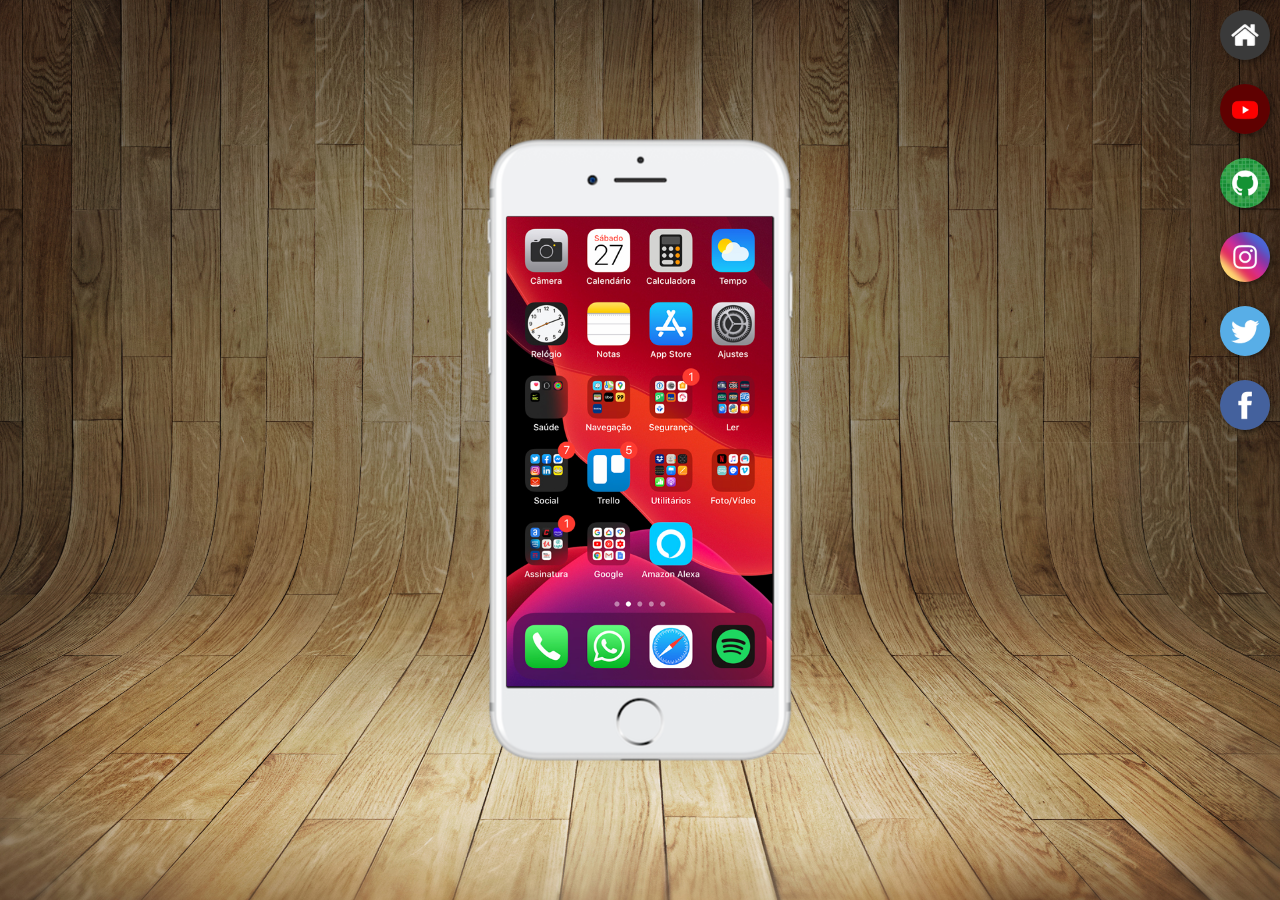
<file: index.html>
<!DOCTYPE html>
<html lang="pt">
<head>
    <meta charset="UTF-8">
    <meta name="viewport" content="width=device-width, initial-scale=1.0">
    <title>Projeto Redes Sociais</title>
    <link rel="shortcut icon" href="favicon.ico" type="image/x-icon">
    <link rel="stylesheet" href="estilos/style.css">
</head>
<body>
    <main>
        <section id="telefone">
            <iframe src="home.html" name="tela" id="tela" frameborder="0">
                Seu navegador não é compatível com isso.
            </iframe>
        </section>
        <section id="redes-sociais">
            <a href="home.html" target="tela"><img src="imagens/logo-home.jpg" alt="Home"></a><br>
            <a href="youtube.html" target="tela"><img src="imagens/logo-youtube.jpg" alt="Youtube"></a><br>
            <a href="github.html" target="tela"><img src="imagens/logo-github.jpg" alt="GitHub"></a><br>
            <a href="instagram.html" target="tela"><img src="imagens/logo-instagram.jpg" alt="Instagram"></a><br>
            <a href="twitter.html" target="tela"><img src="imagens/logo-twitter.jpg" alt="Twitter"></a><br>
            <a href="facebook.html" target="tela"><img src="imagens/logo-facebook.jpg" alt="Facebook"></a>
        </section>
    </main>
</body>
</html>
</file>
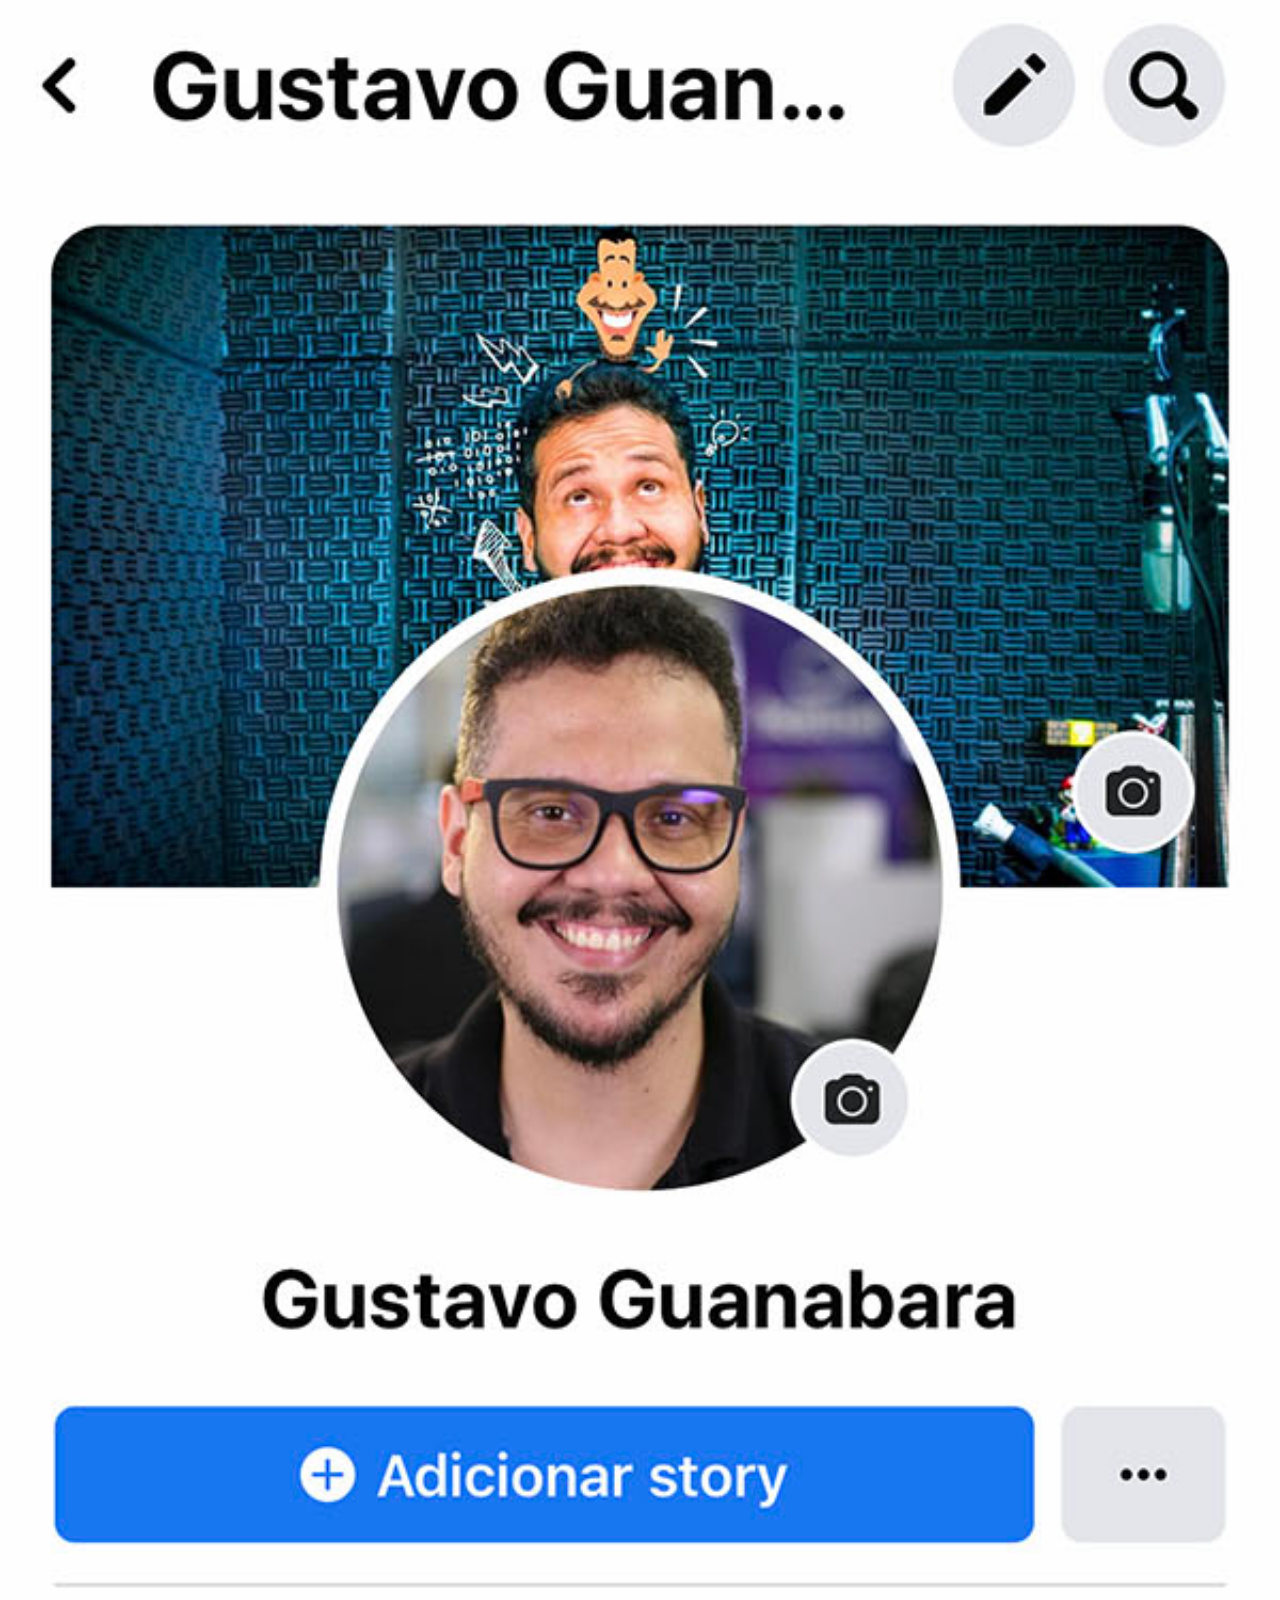
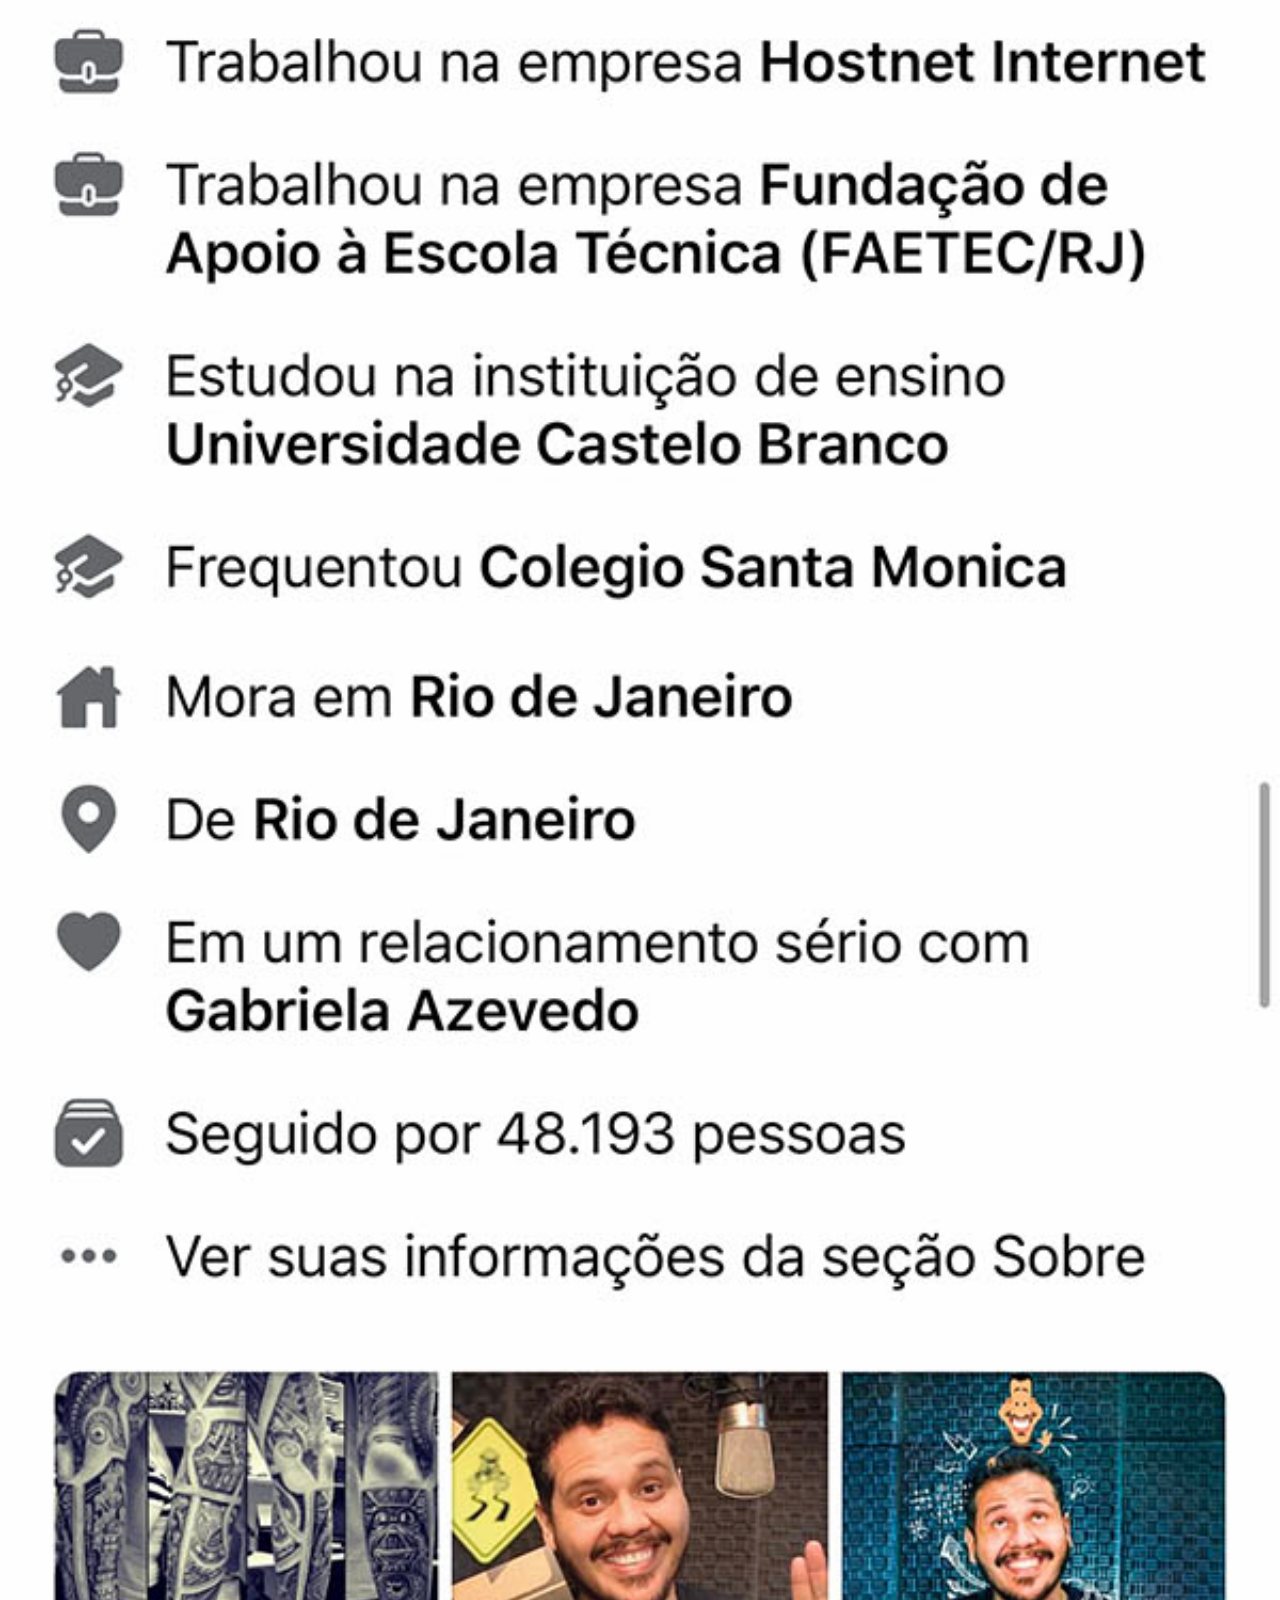
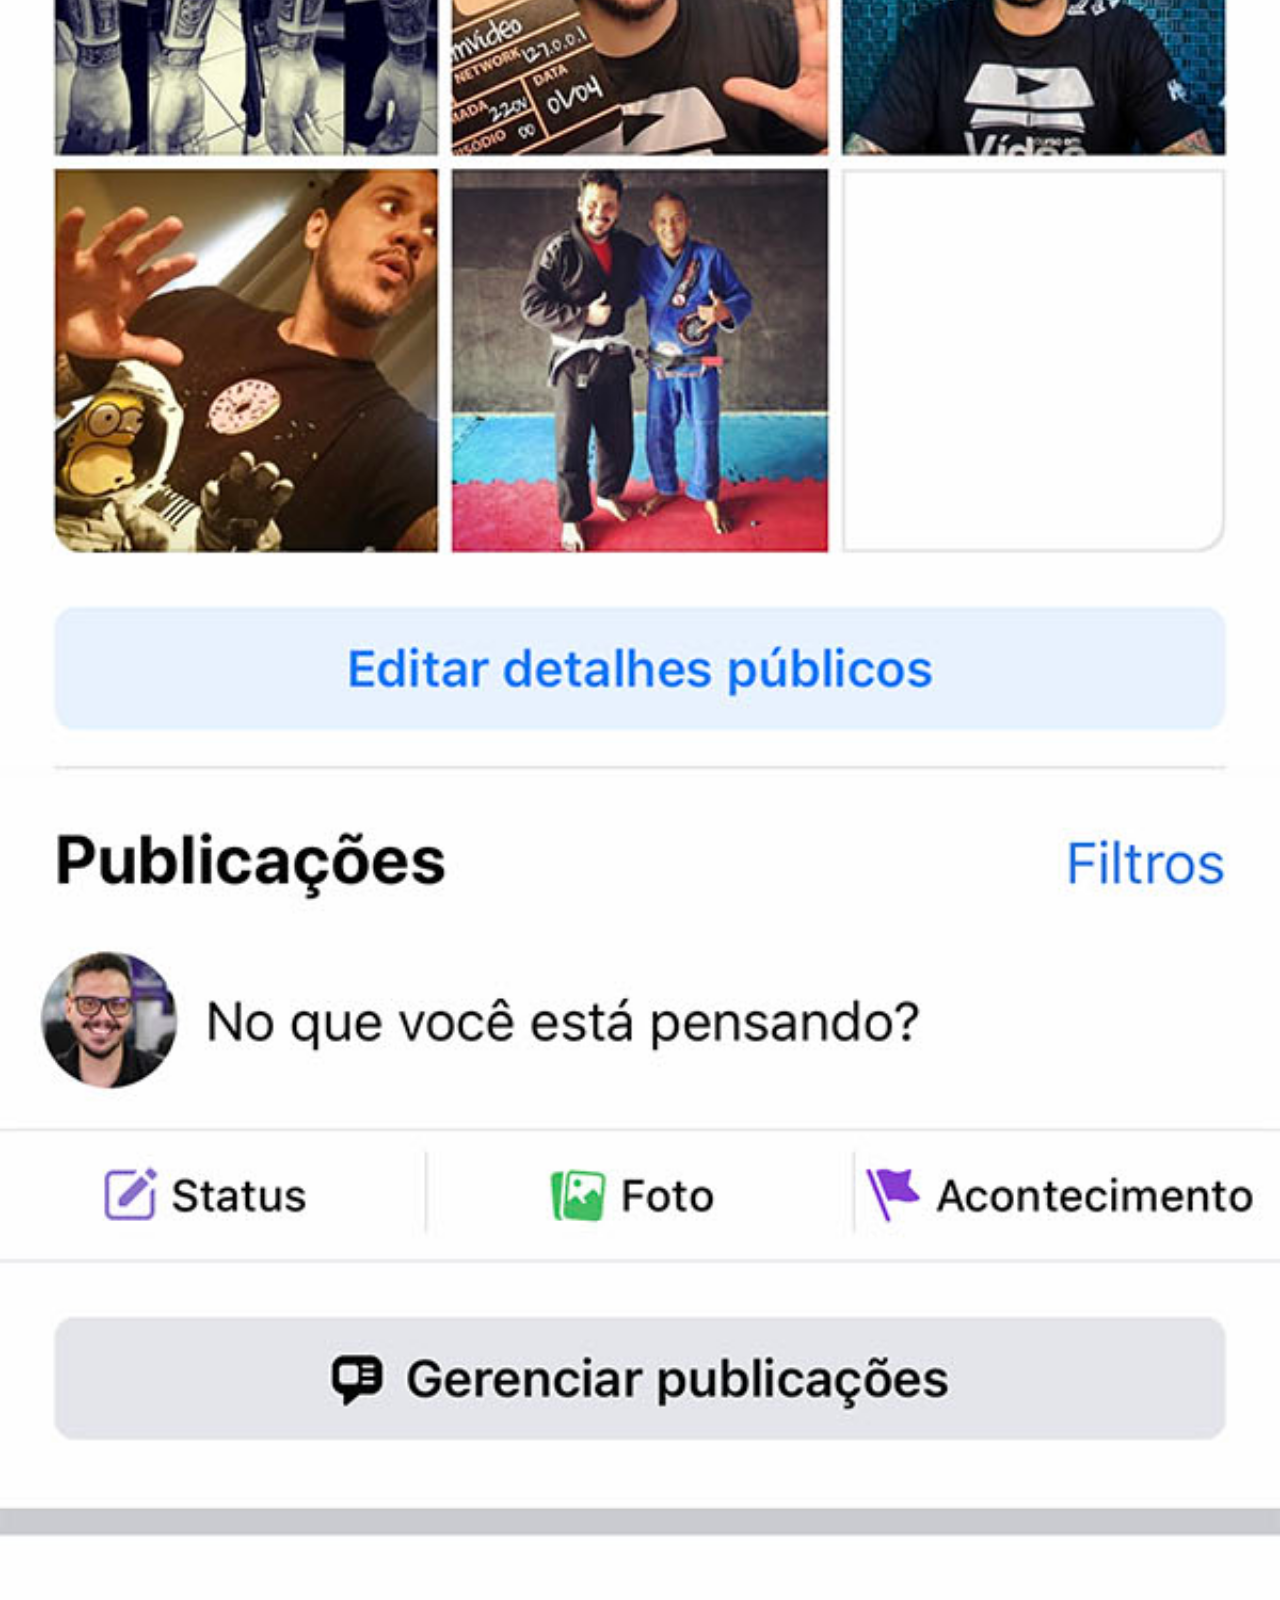
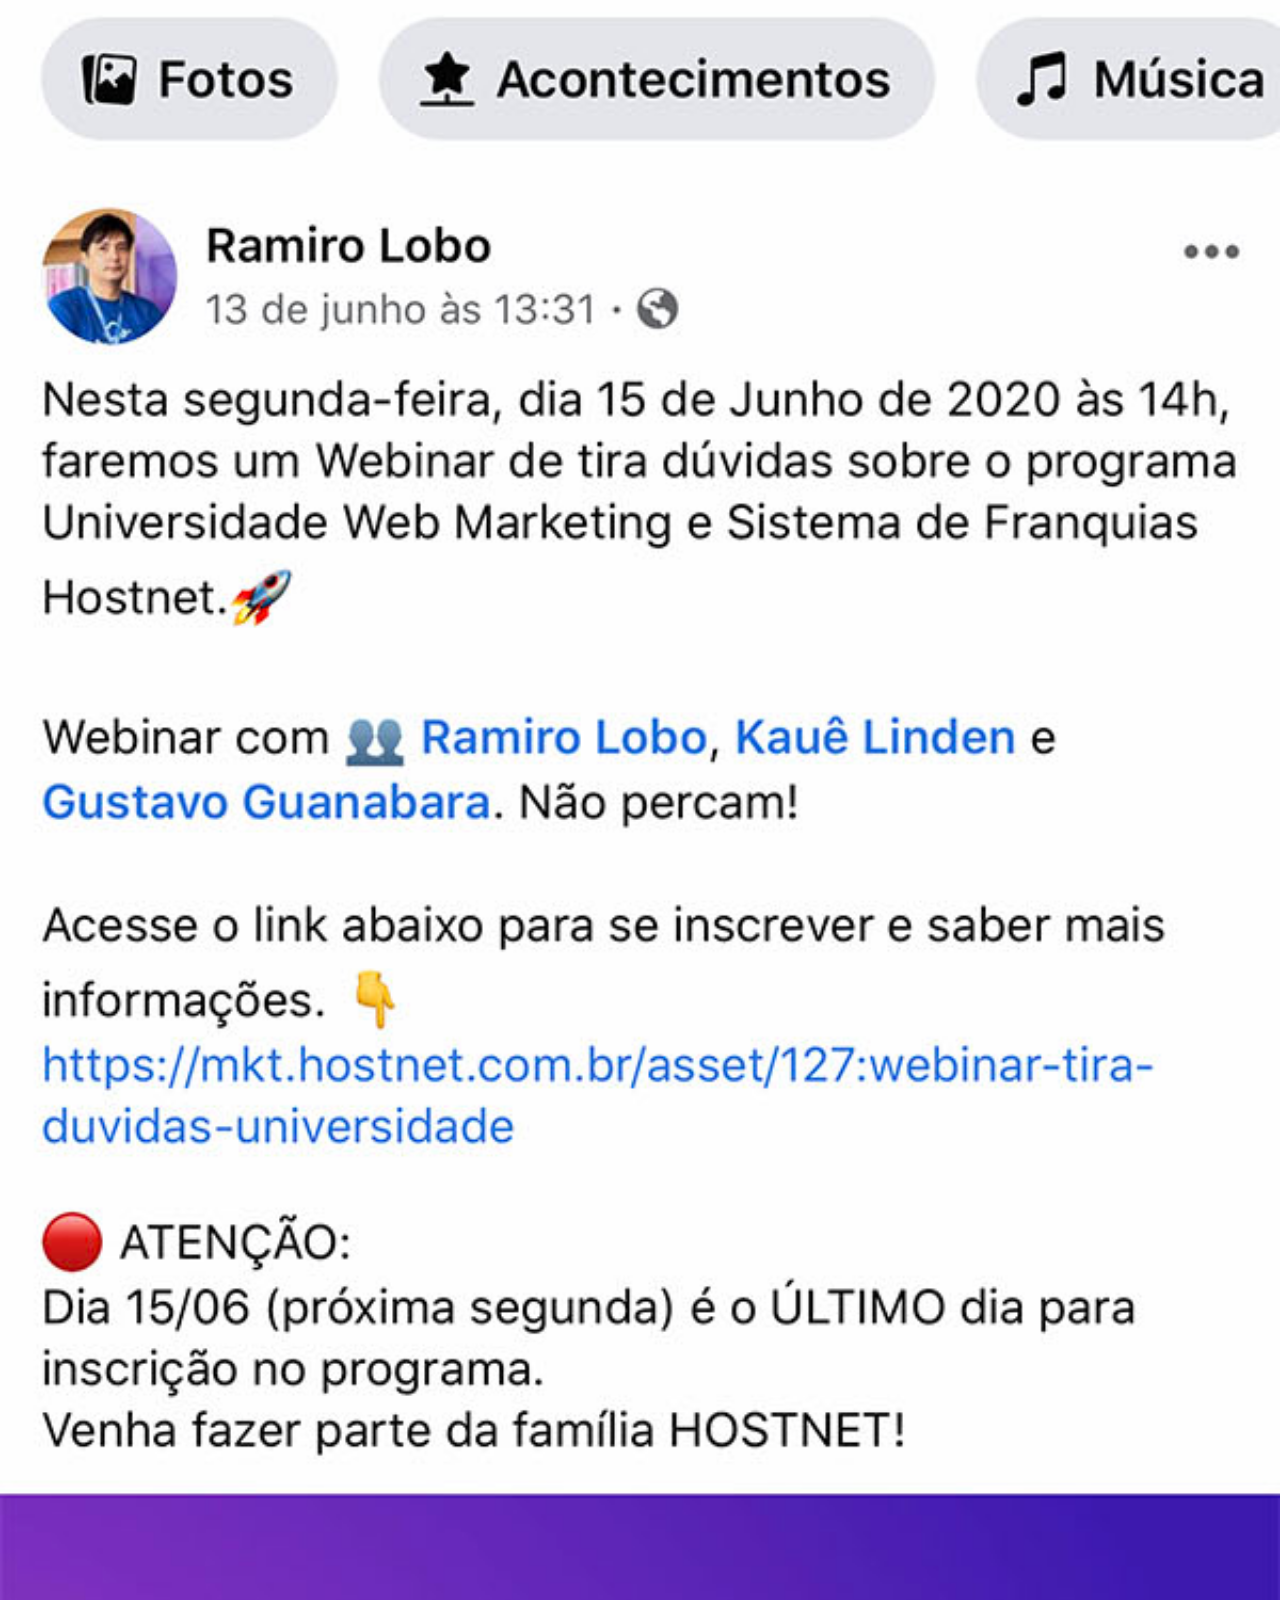
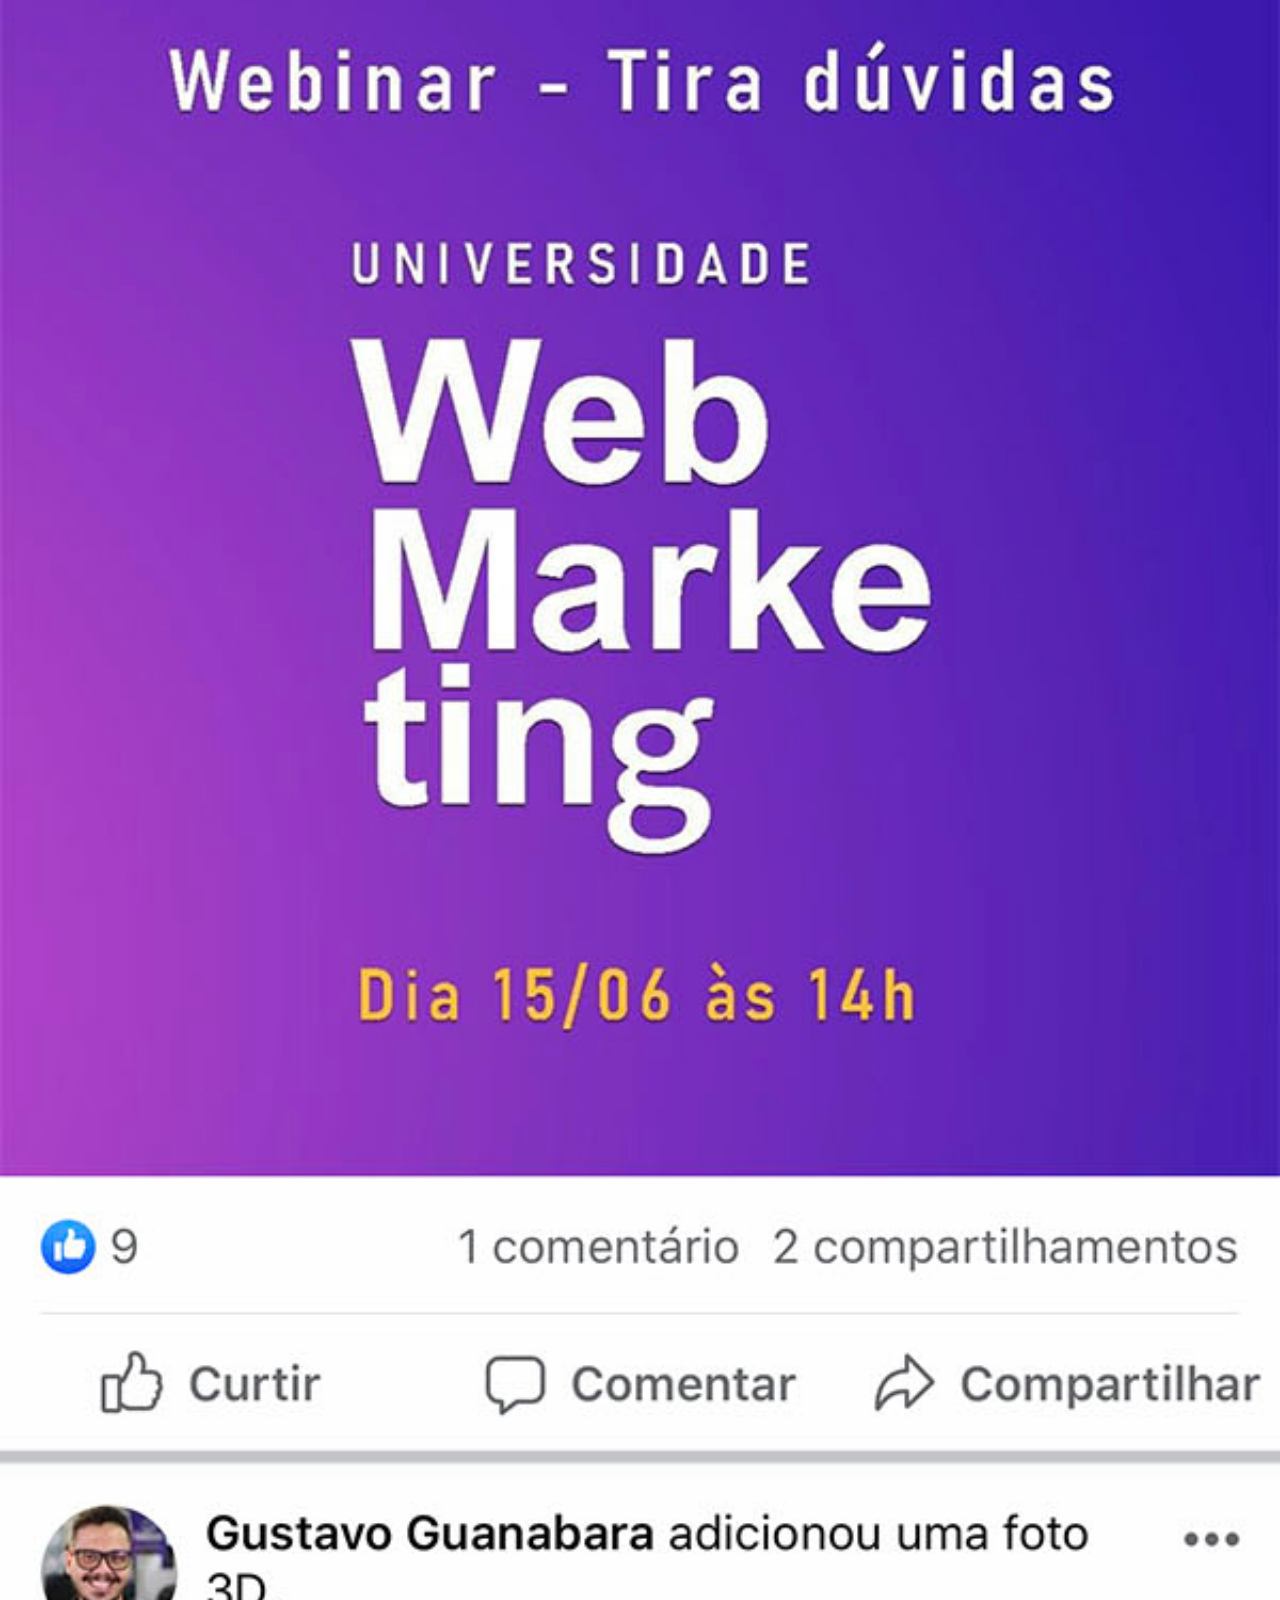
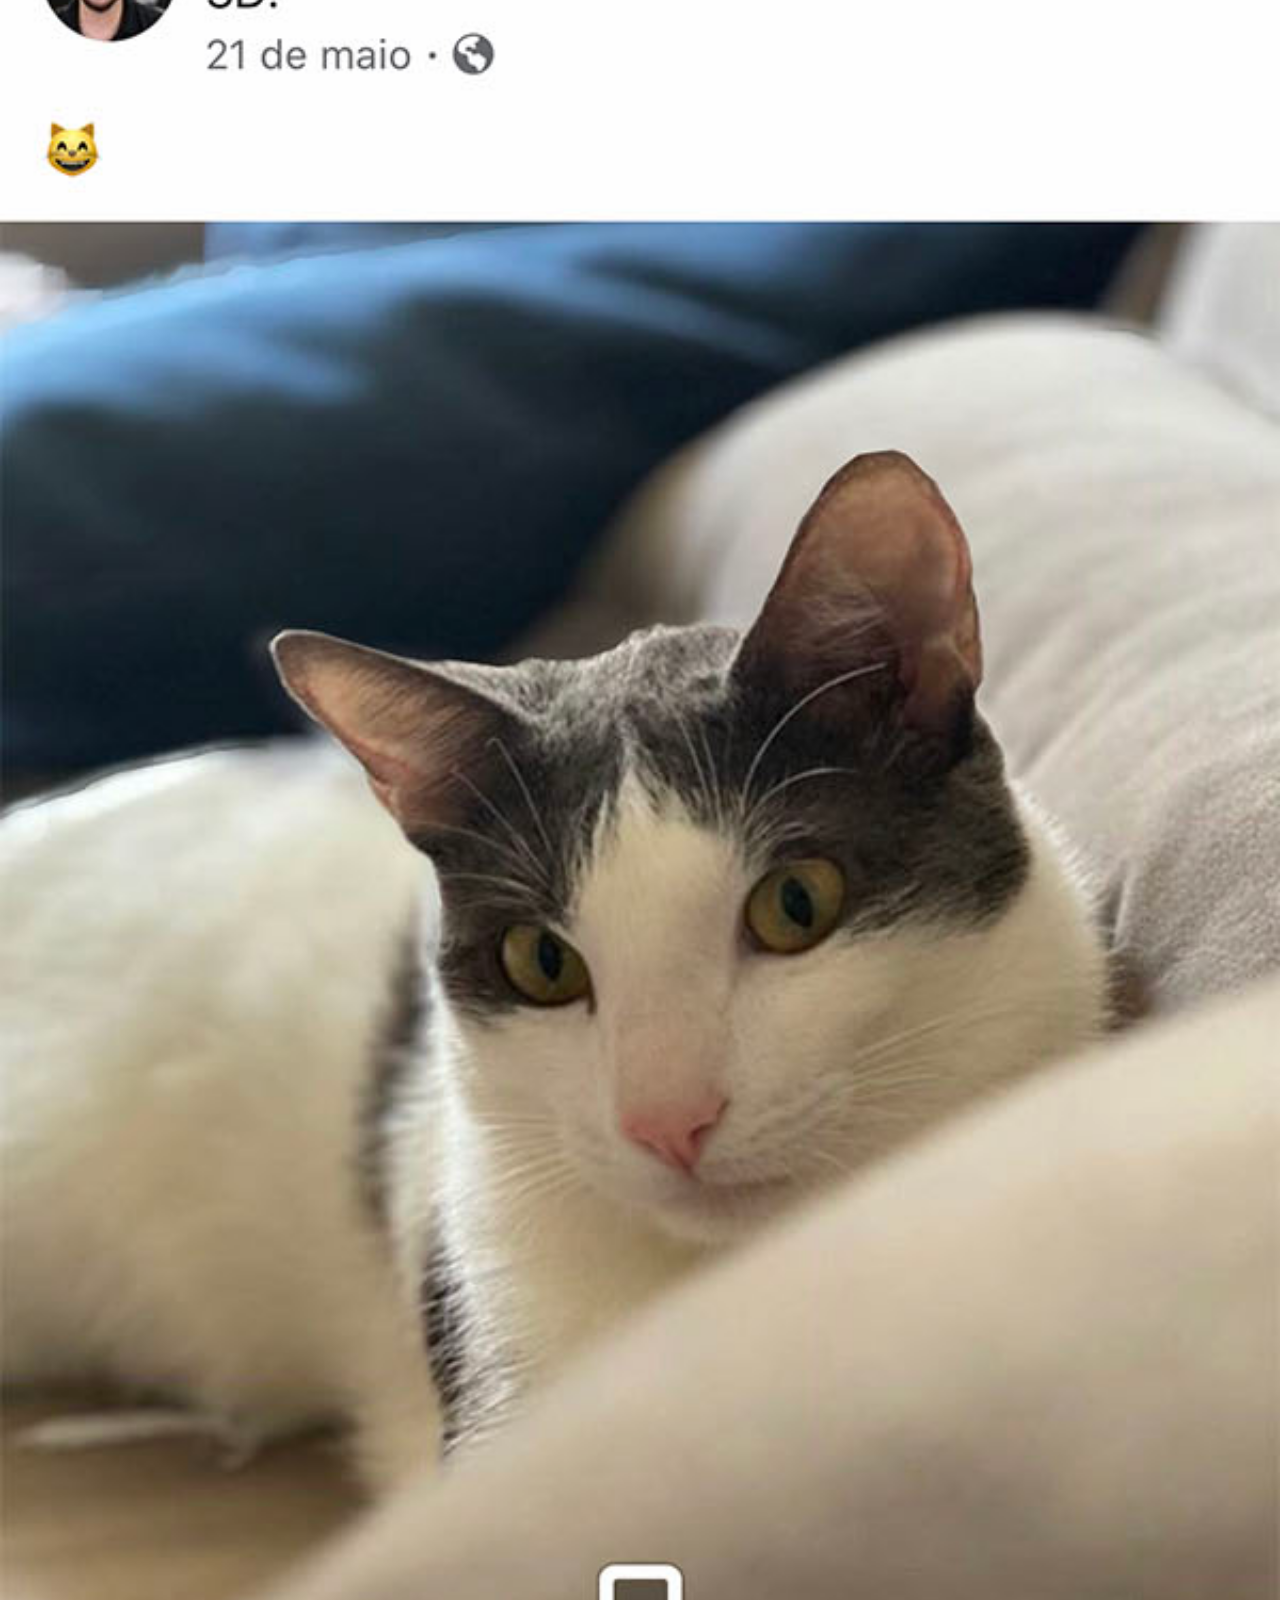
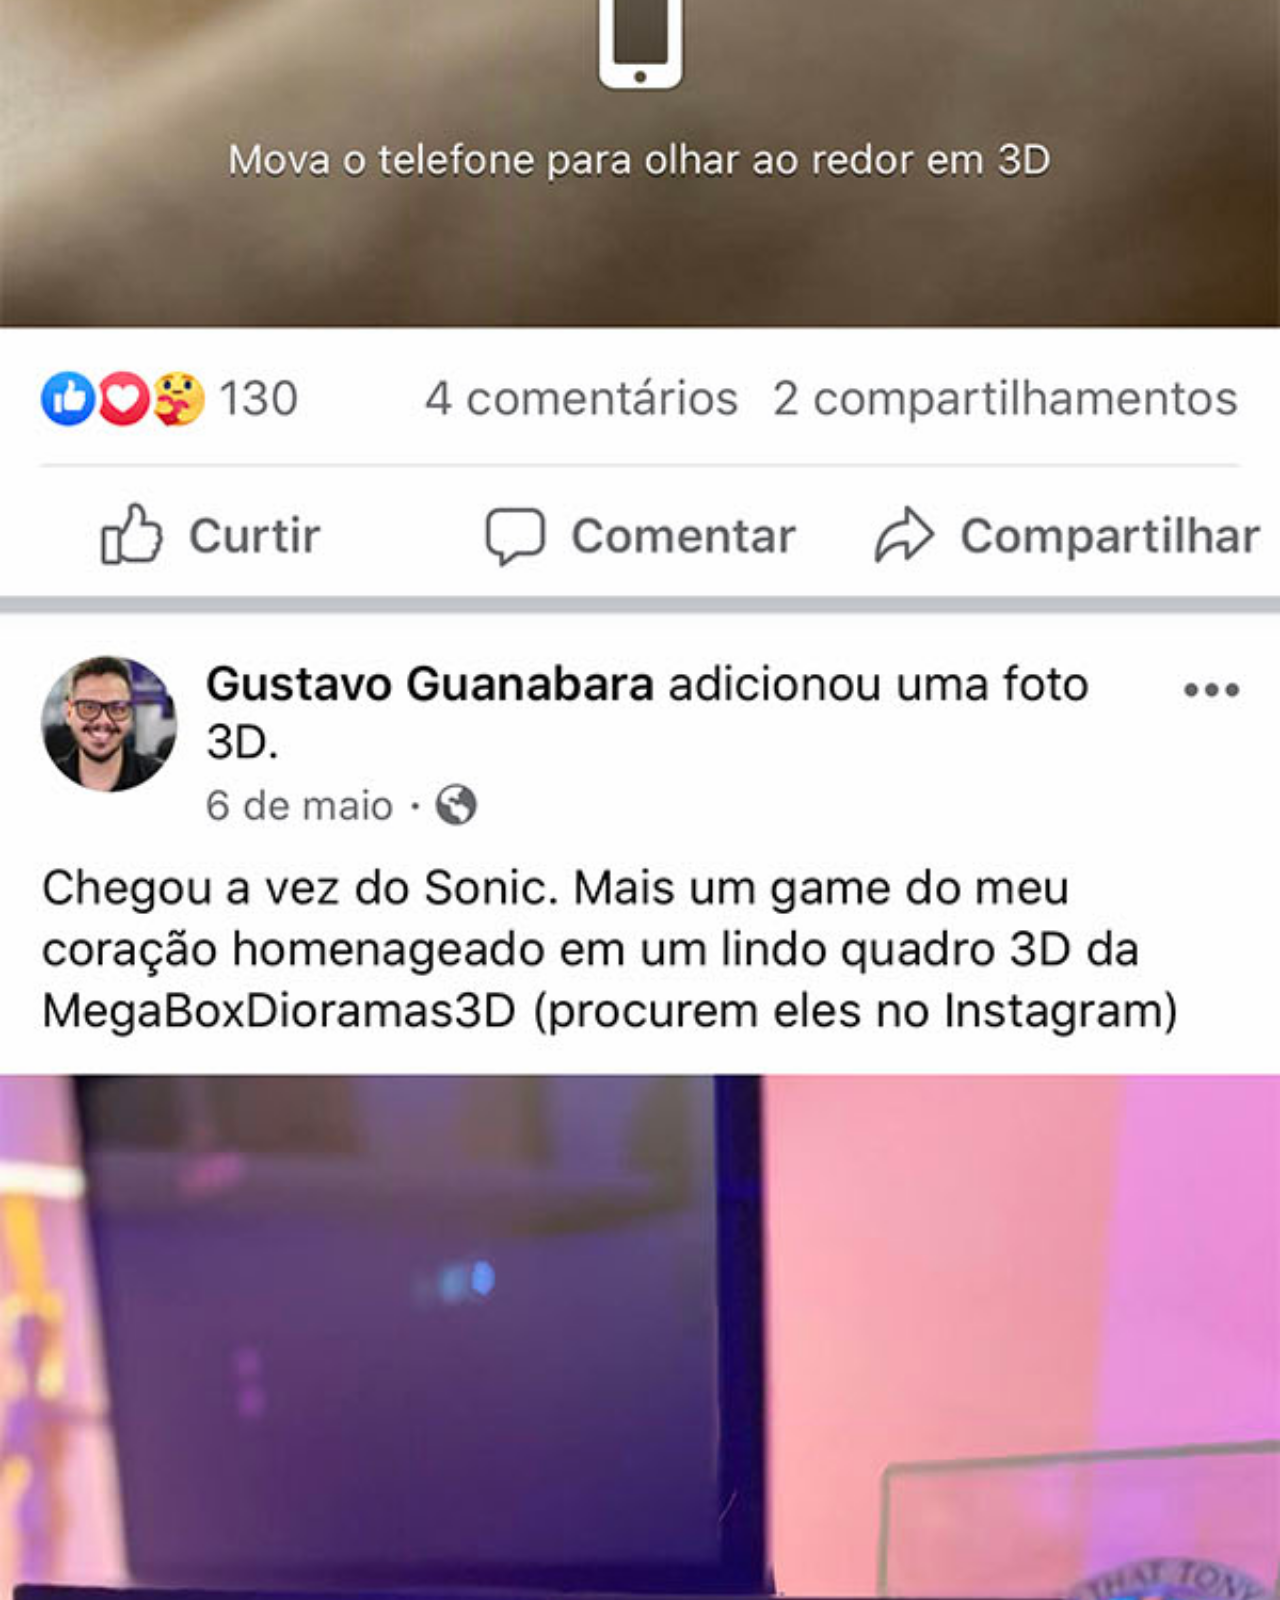
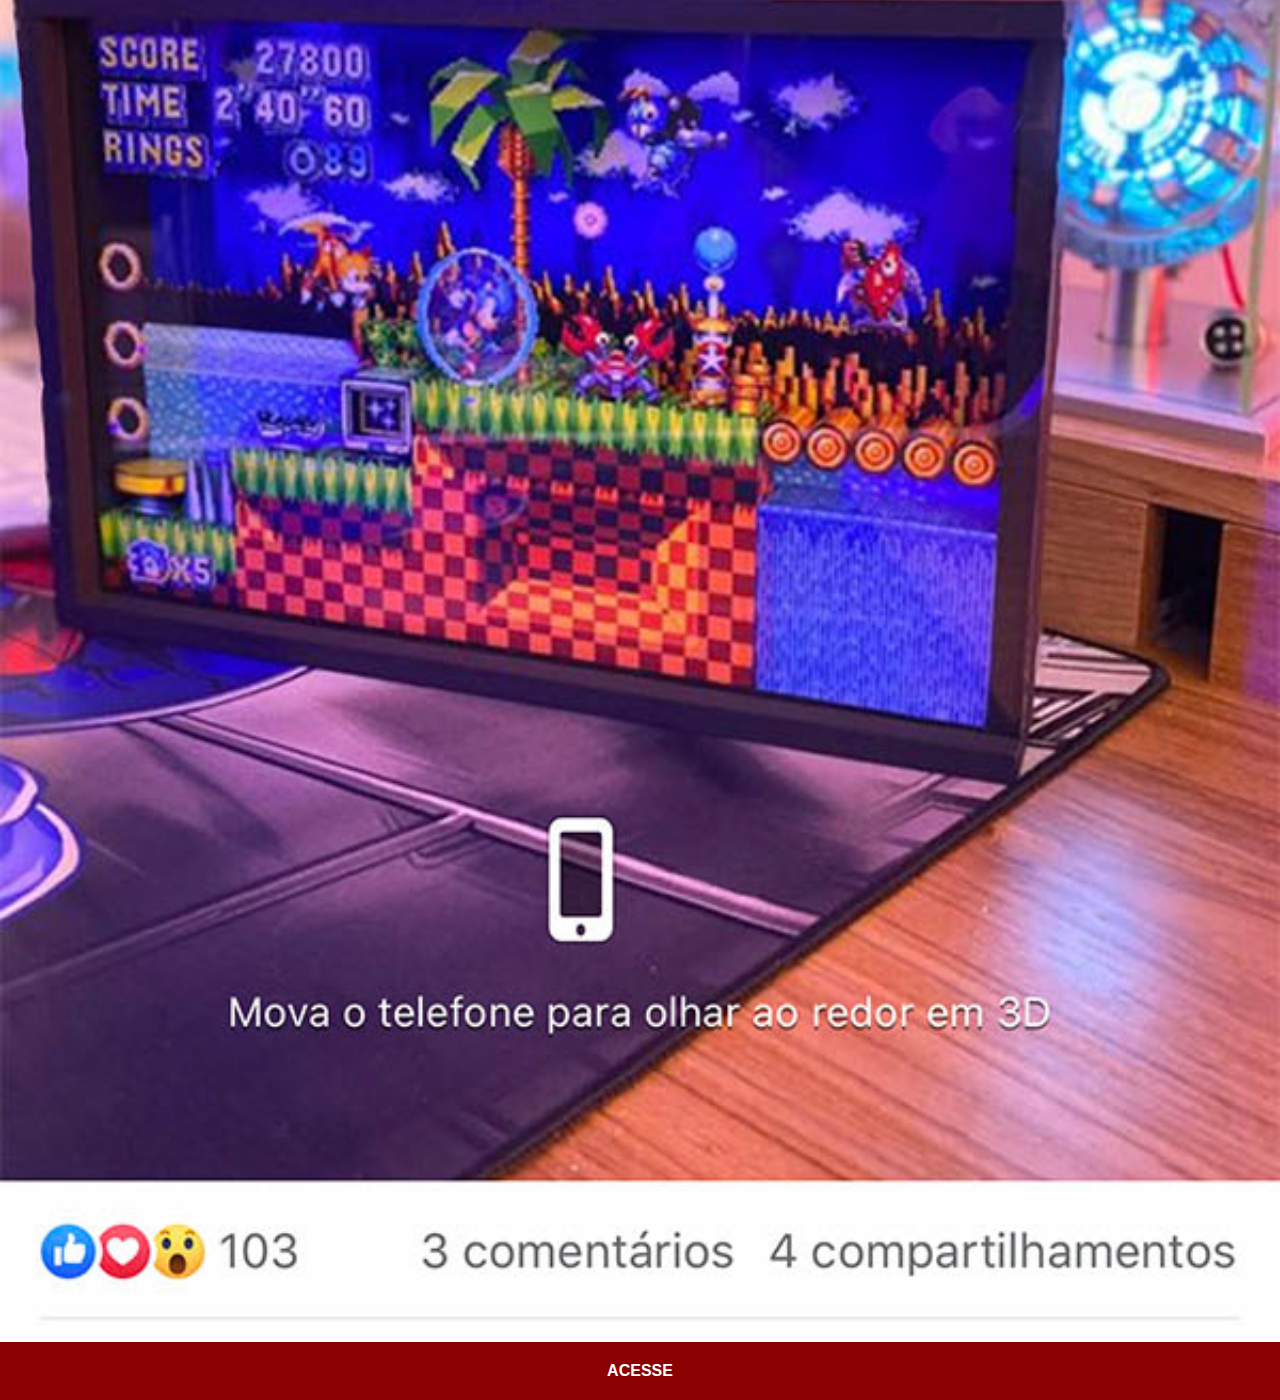
<file: facebook.html>
<!DOCTYPE html>
<html lang="pt">
<head>
    <meta charset="UTF-8">
    <meta name="viewport" content="width=device-width, initial-scale=1.0">
    <title>Facebook</title>
    <link rel="stylesheet" href="estilos/social.css">
</head>
<body>
    <img src="imagens/tela-facebook.jpg" alt="Facebook">
    <a href="https://www.facebook.com/gustavoguanabara/?locale=pt_BR" target="_blank">ACESSE</a>
</body>
</html>
</file>
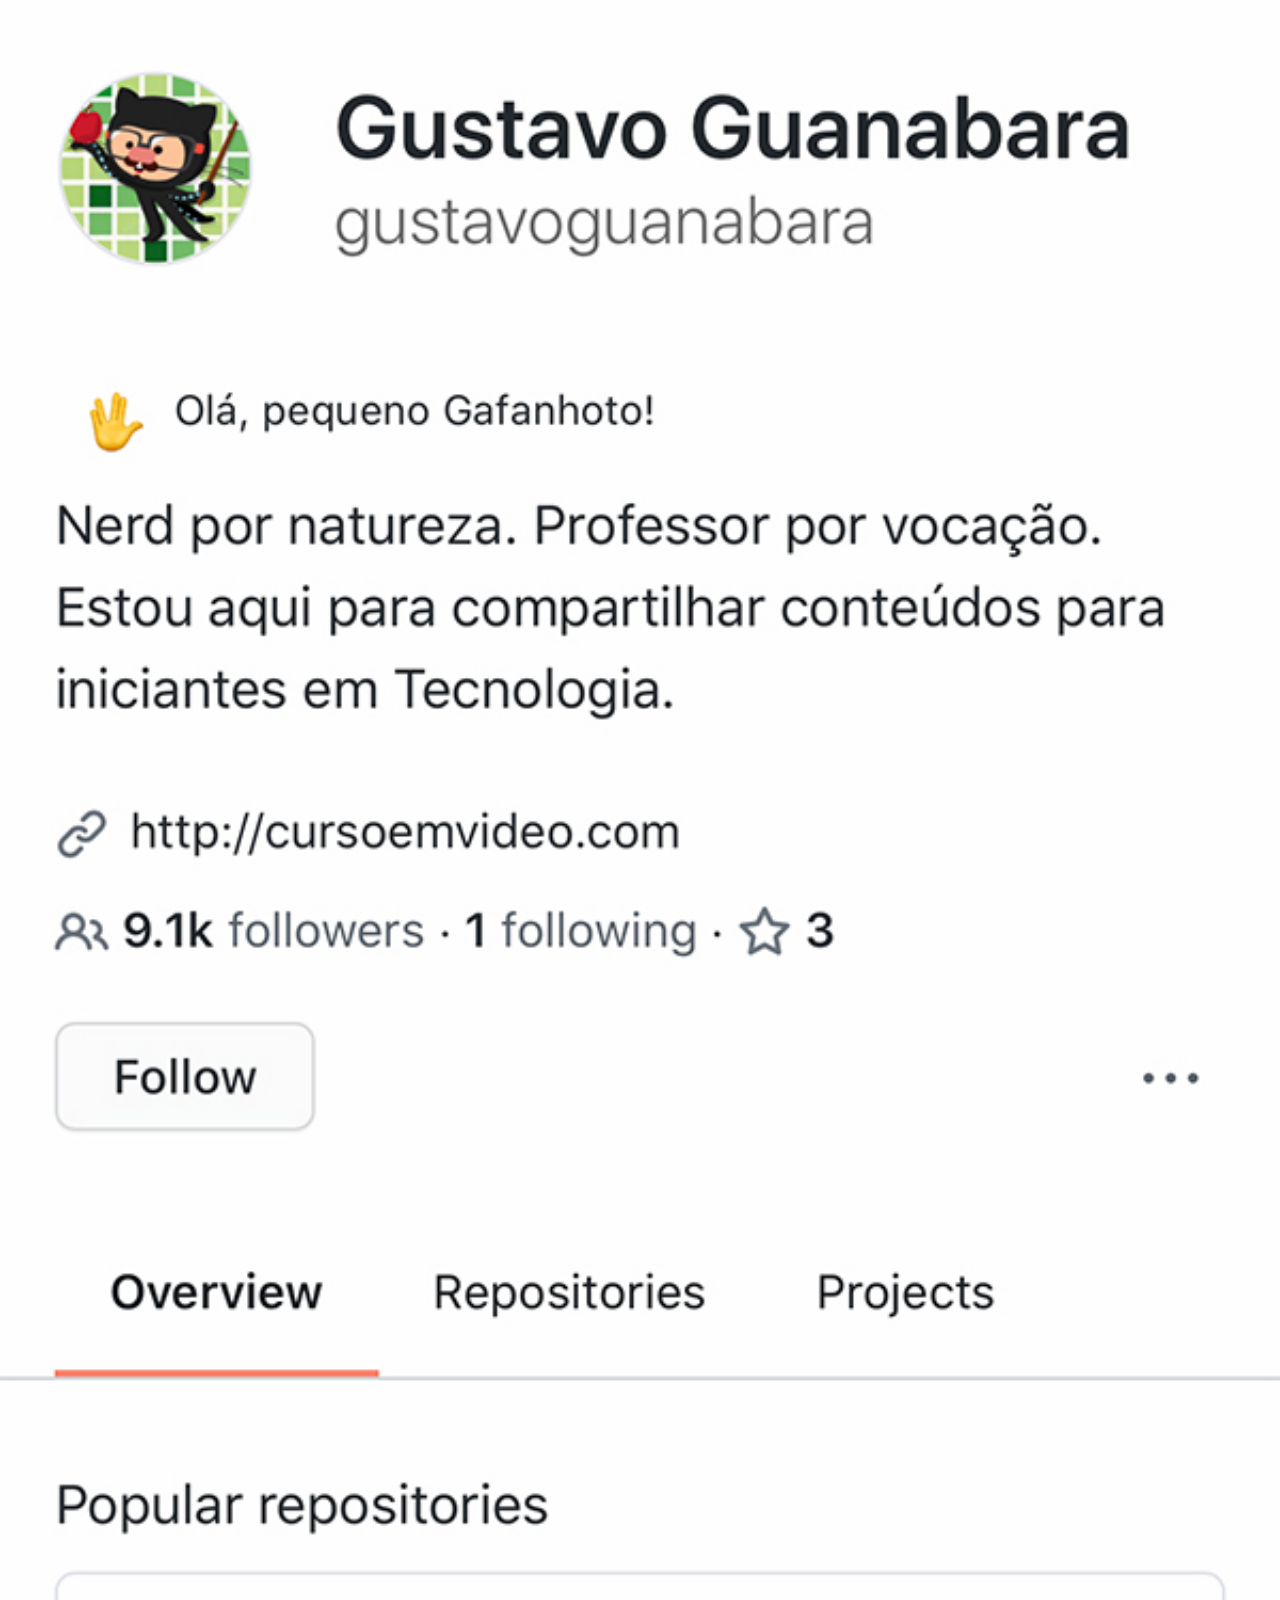
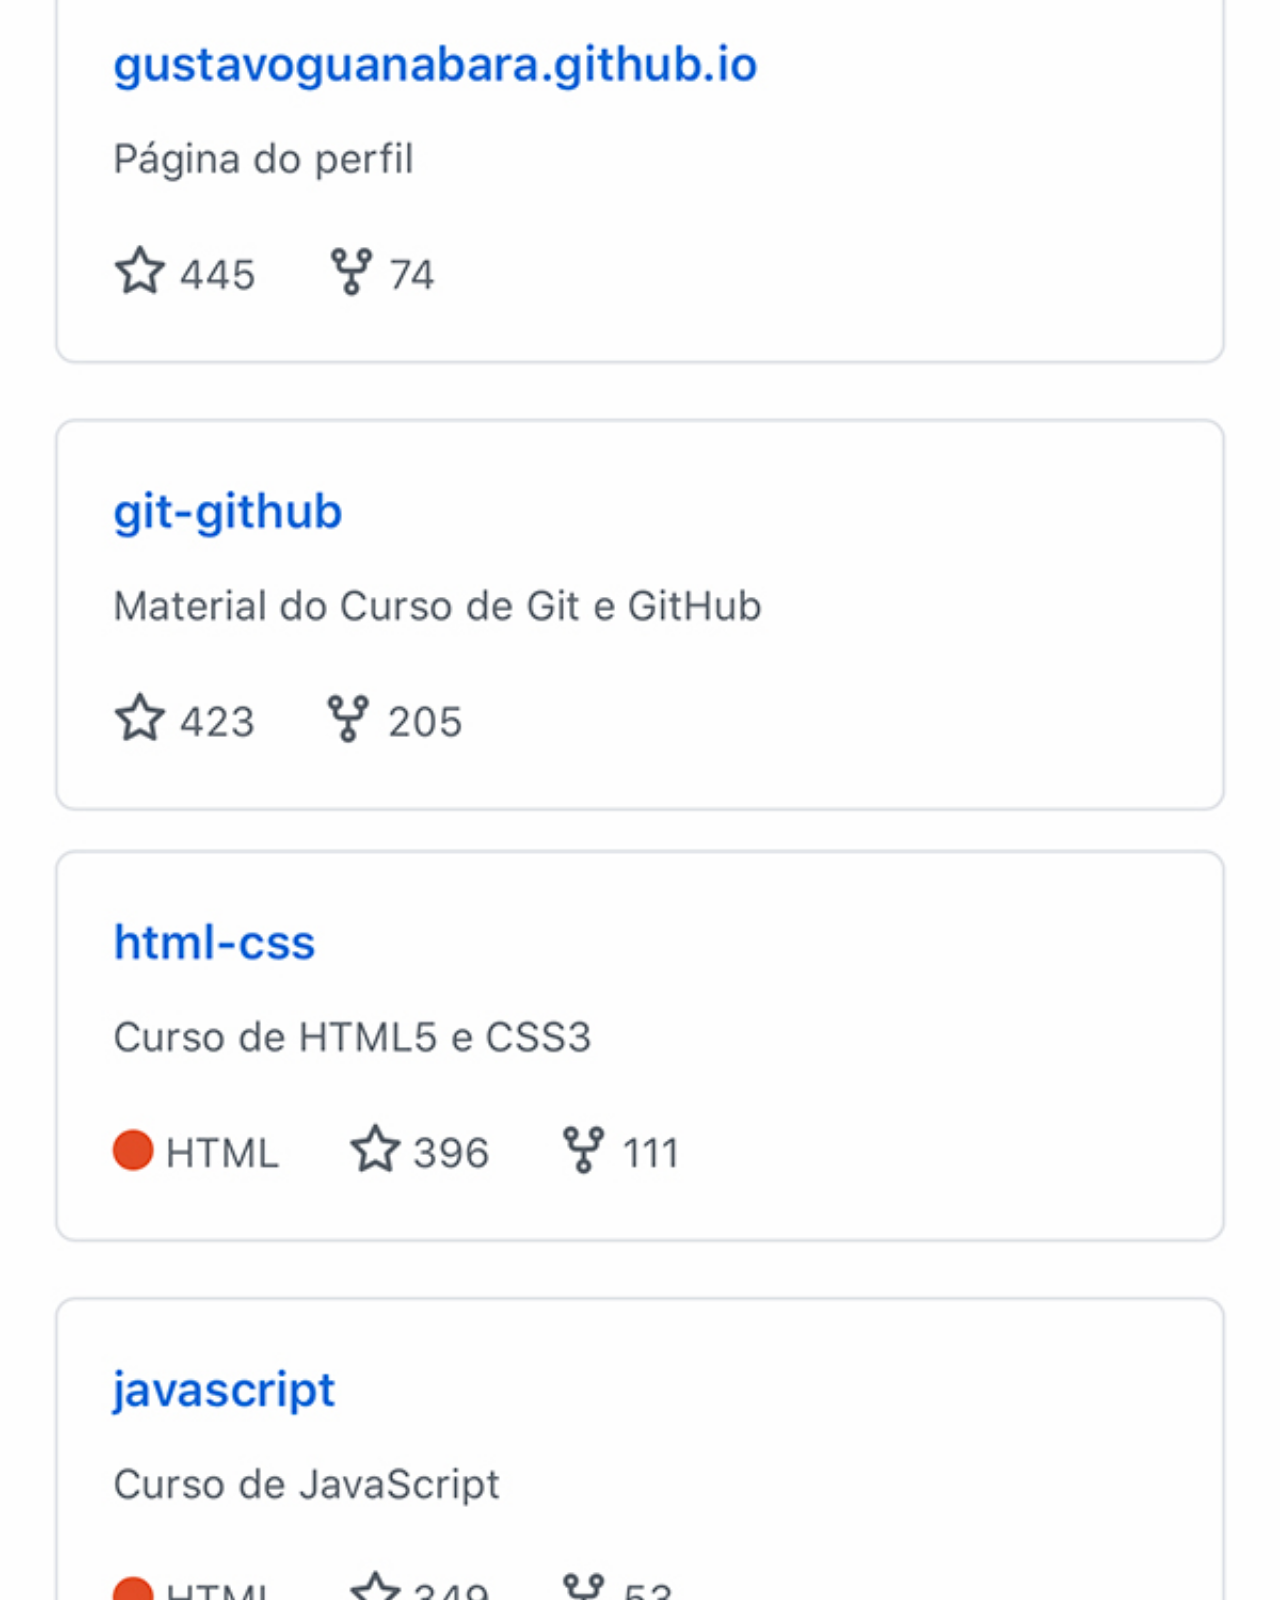
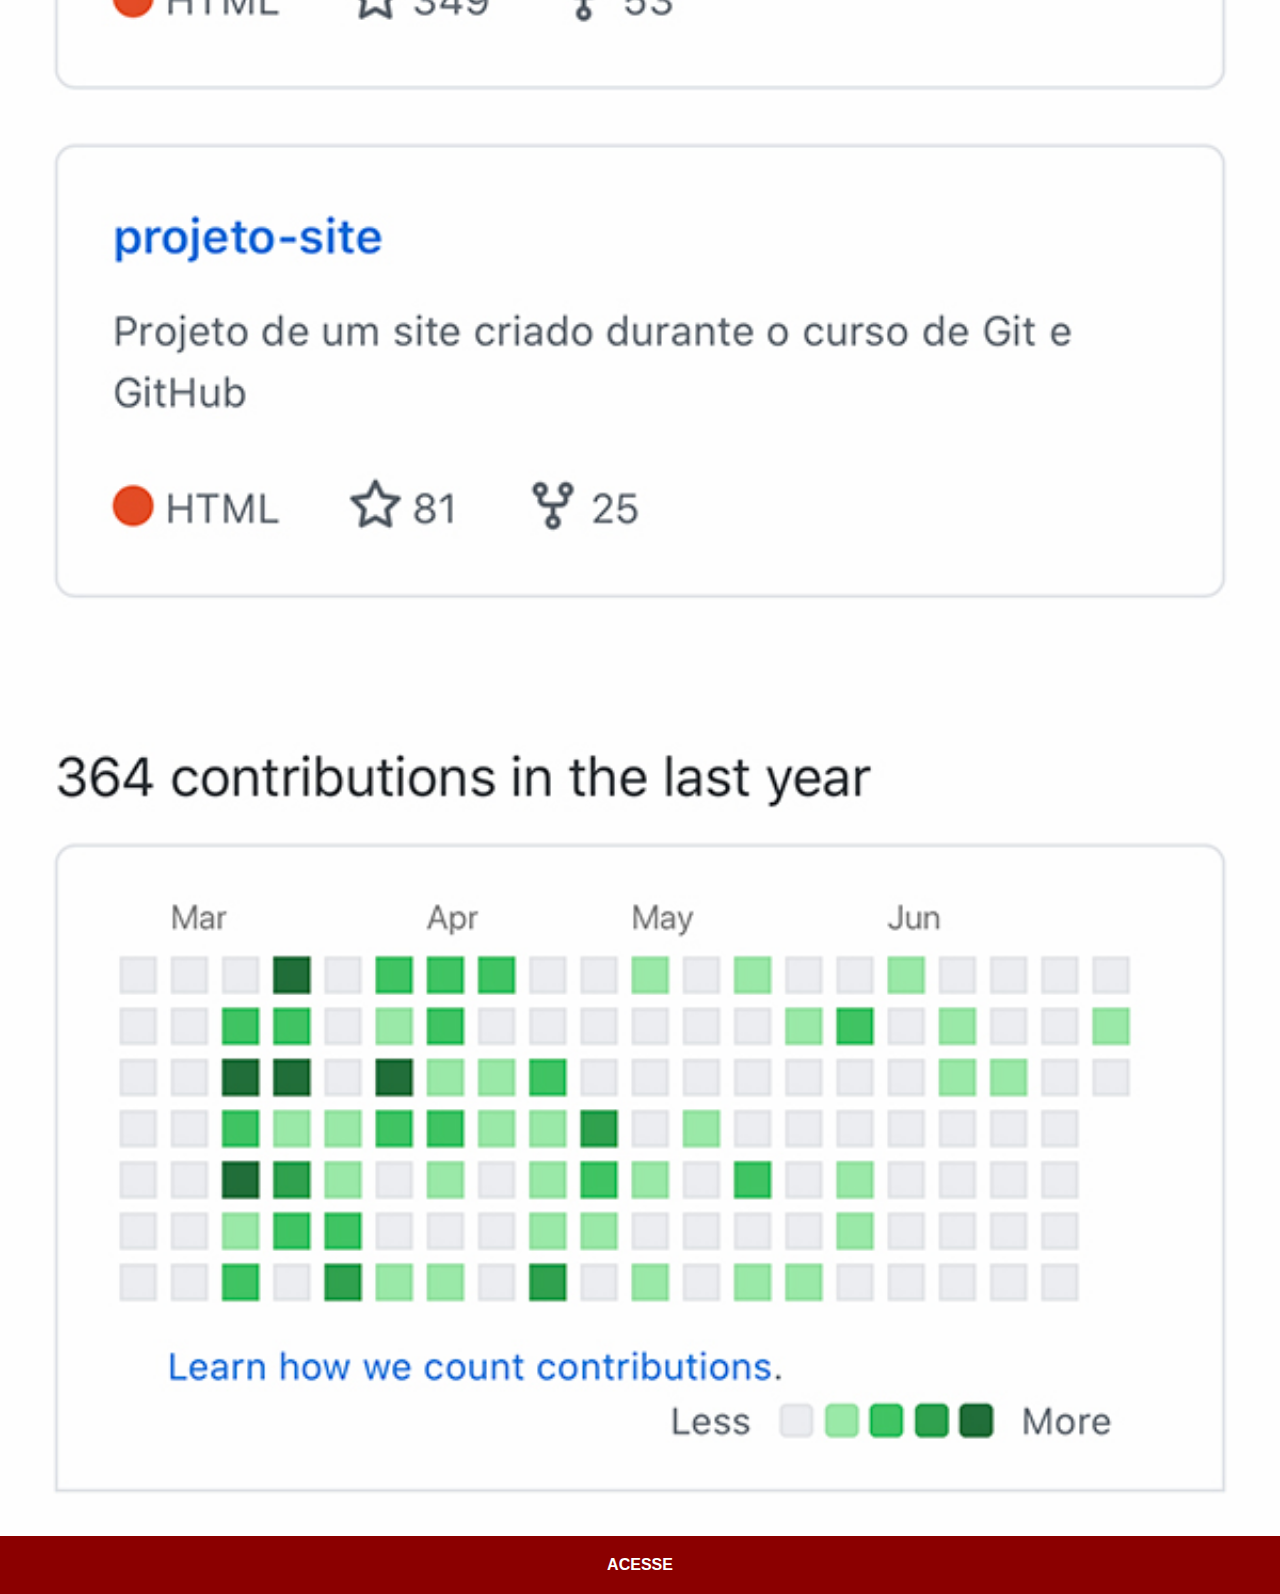
<file: github.html>
<!DOCTYPE html>
<html lang="pt">
<head>
    <meta charset="UTF-8">
    <meta name="viewport" content="width=device-width, initial-scale=1.0">
    <title>GitHub</title>
    <link rel="stylesheet" href="estilos/social.css">
</head>
<body>
    <img src="imagens/tela-github.jpg" alt="GitHub">
    <a href="https://github.com/gustavoguanabara/" target="_blank">ACESSE</a>
</body>
</html>
</file>
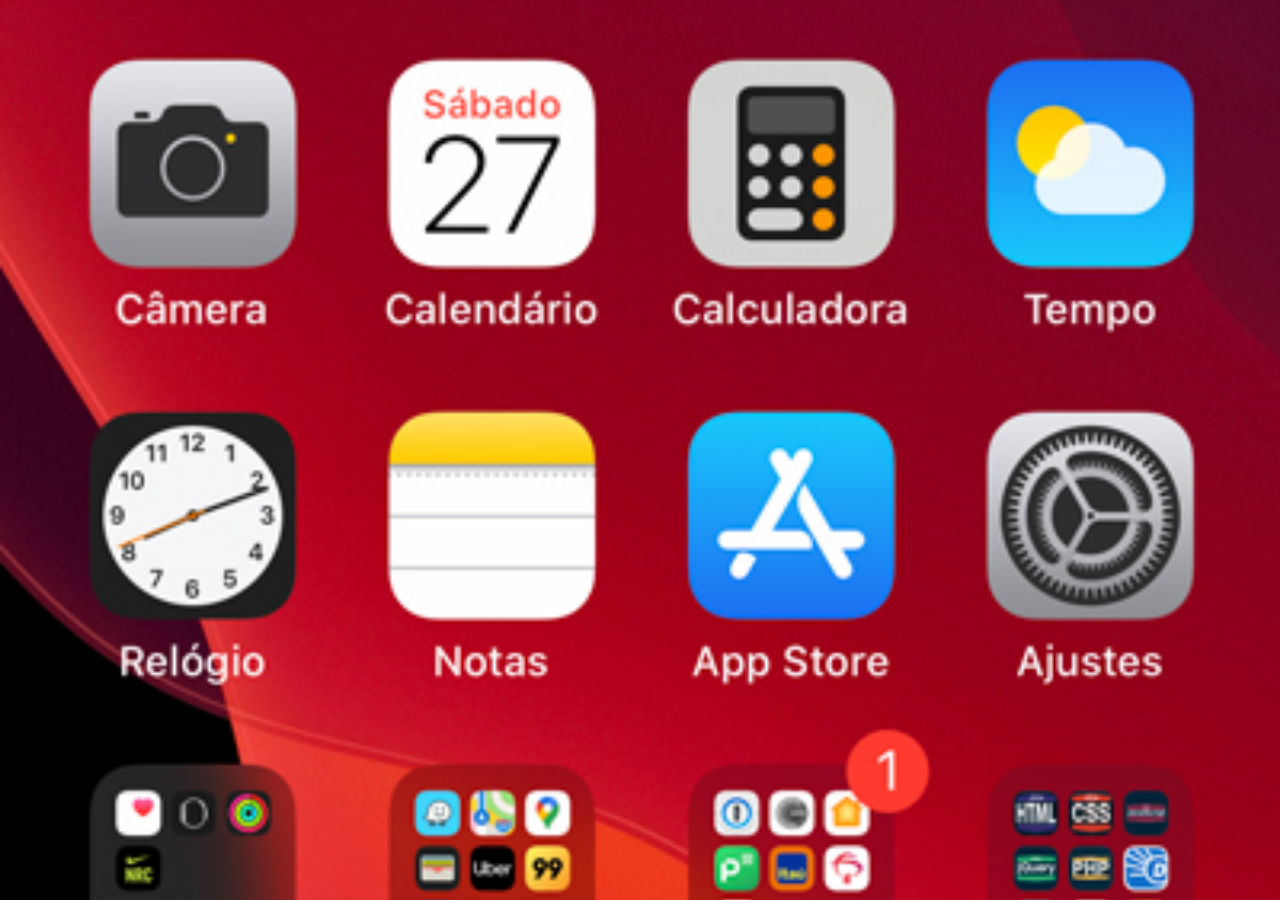
<file: home.html>
<!DOCTYPE html>
<html lang="pt">
<head>
    <meta charset="UTF-8">
    <meta name="viewport" content="width=device-width, initial-scale=1.0">
    <title>Home</title>
    <style>
        * {
            margin: 0px;
            padding: 0px;
        }
        body {
            width: 100vw;
            height: 100vh;
            background: black url(imagens/tela-home.jpg) no-repeat top center fixed;
            background-size: cover;
        }
    </style>
</head>
<body>
    
</body>
</html>
</file>
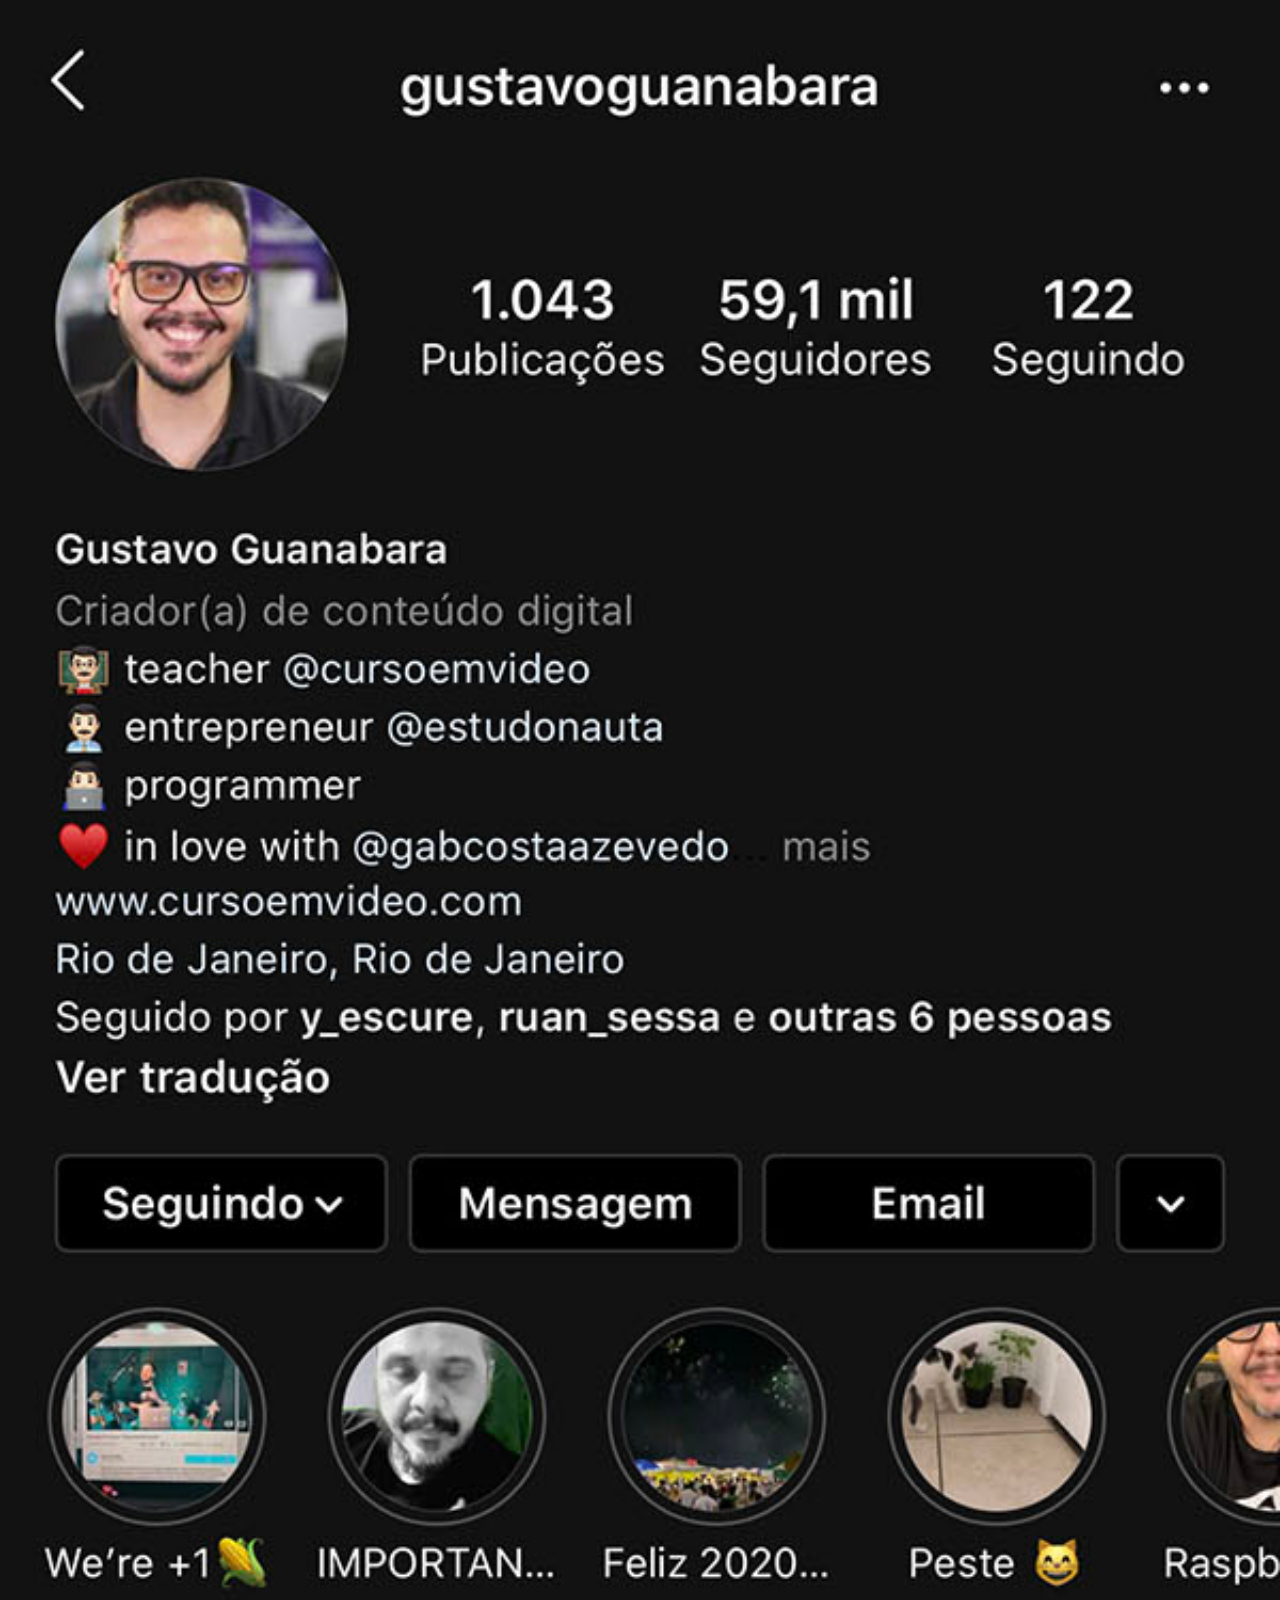
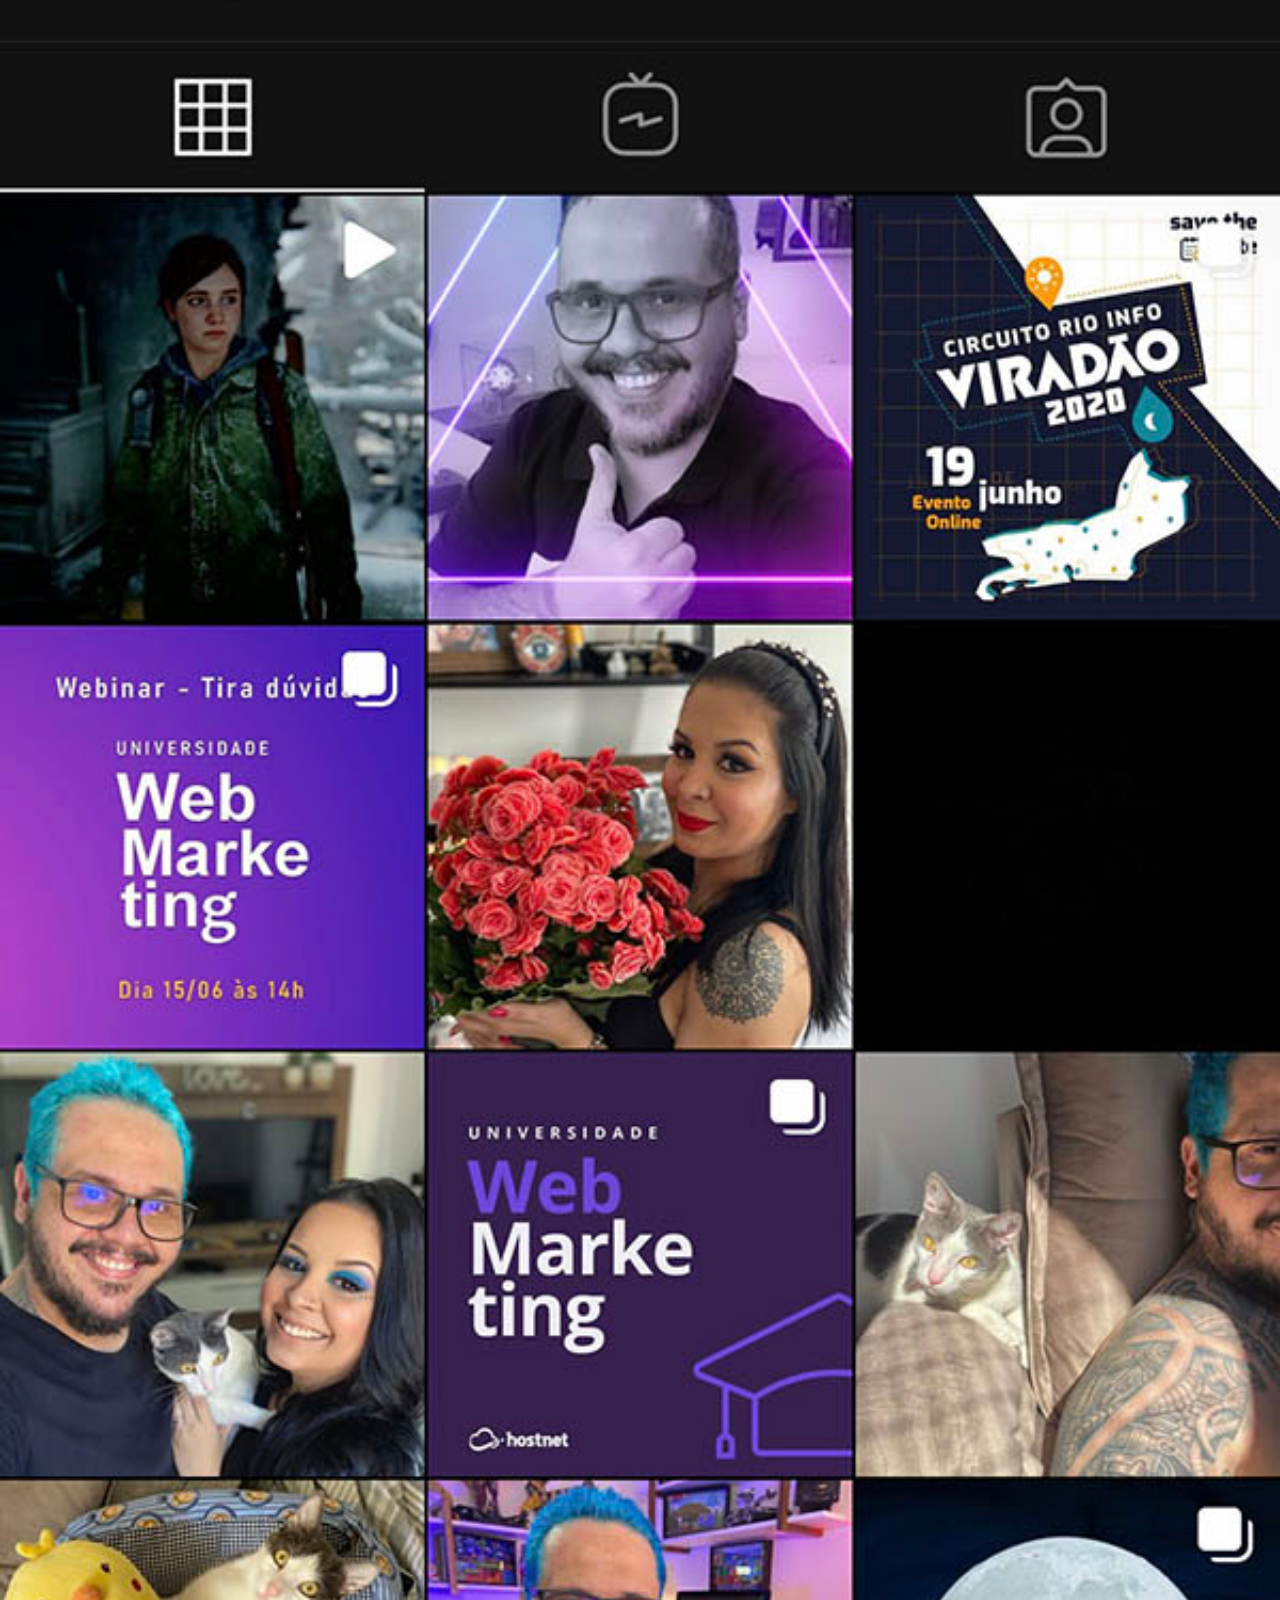
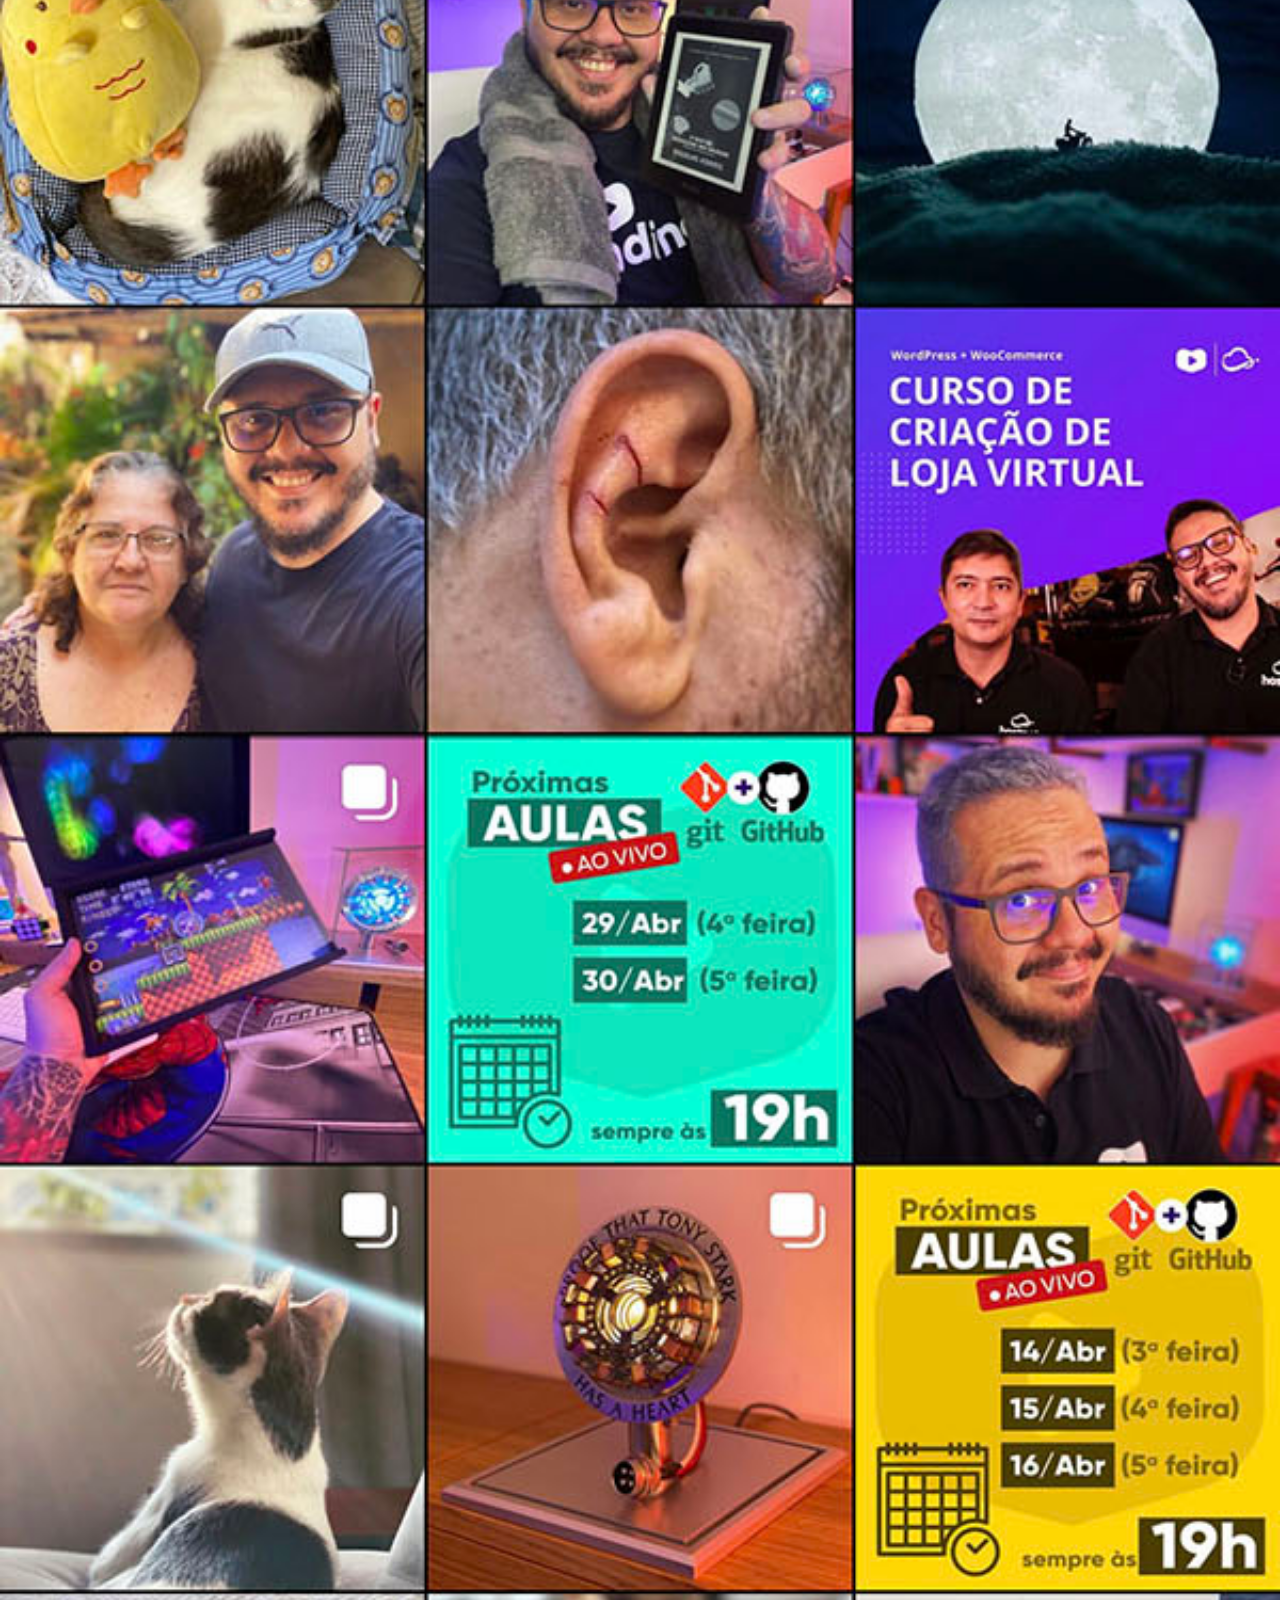
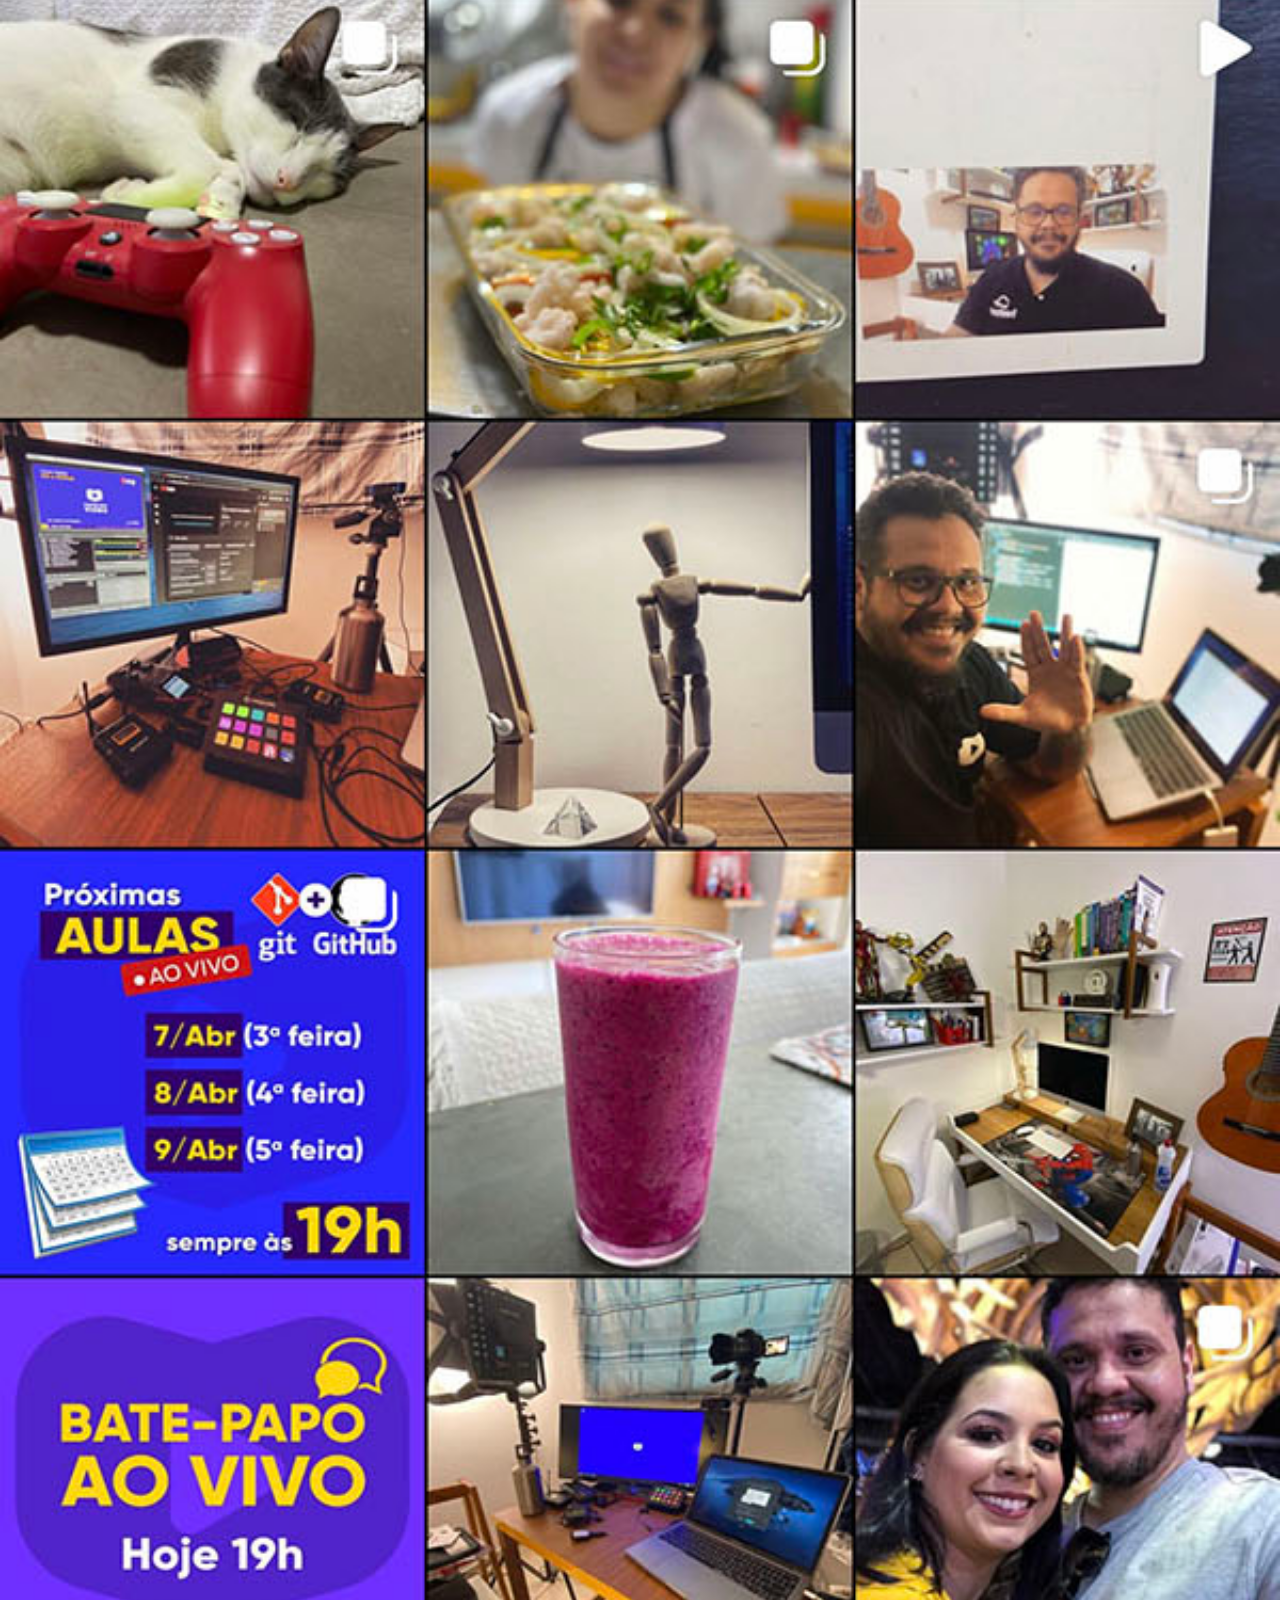
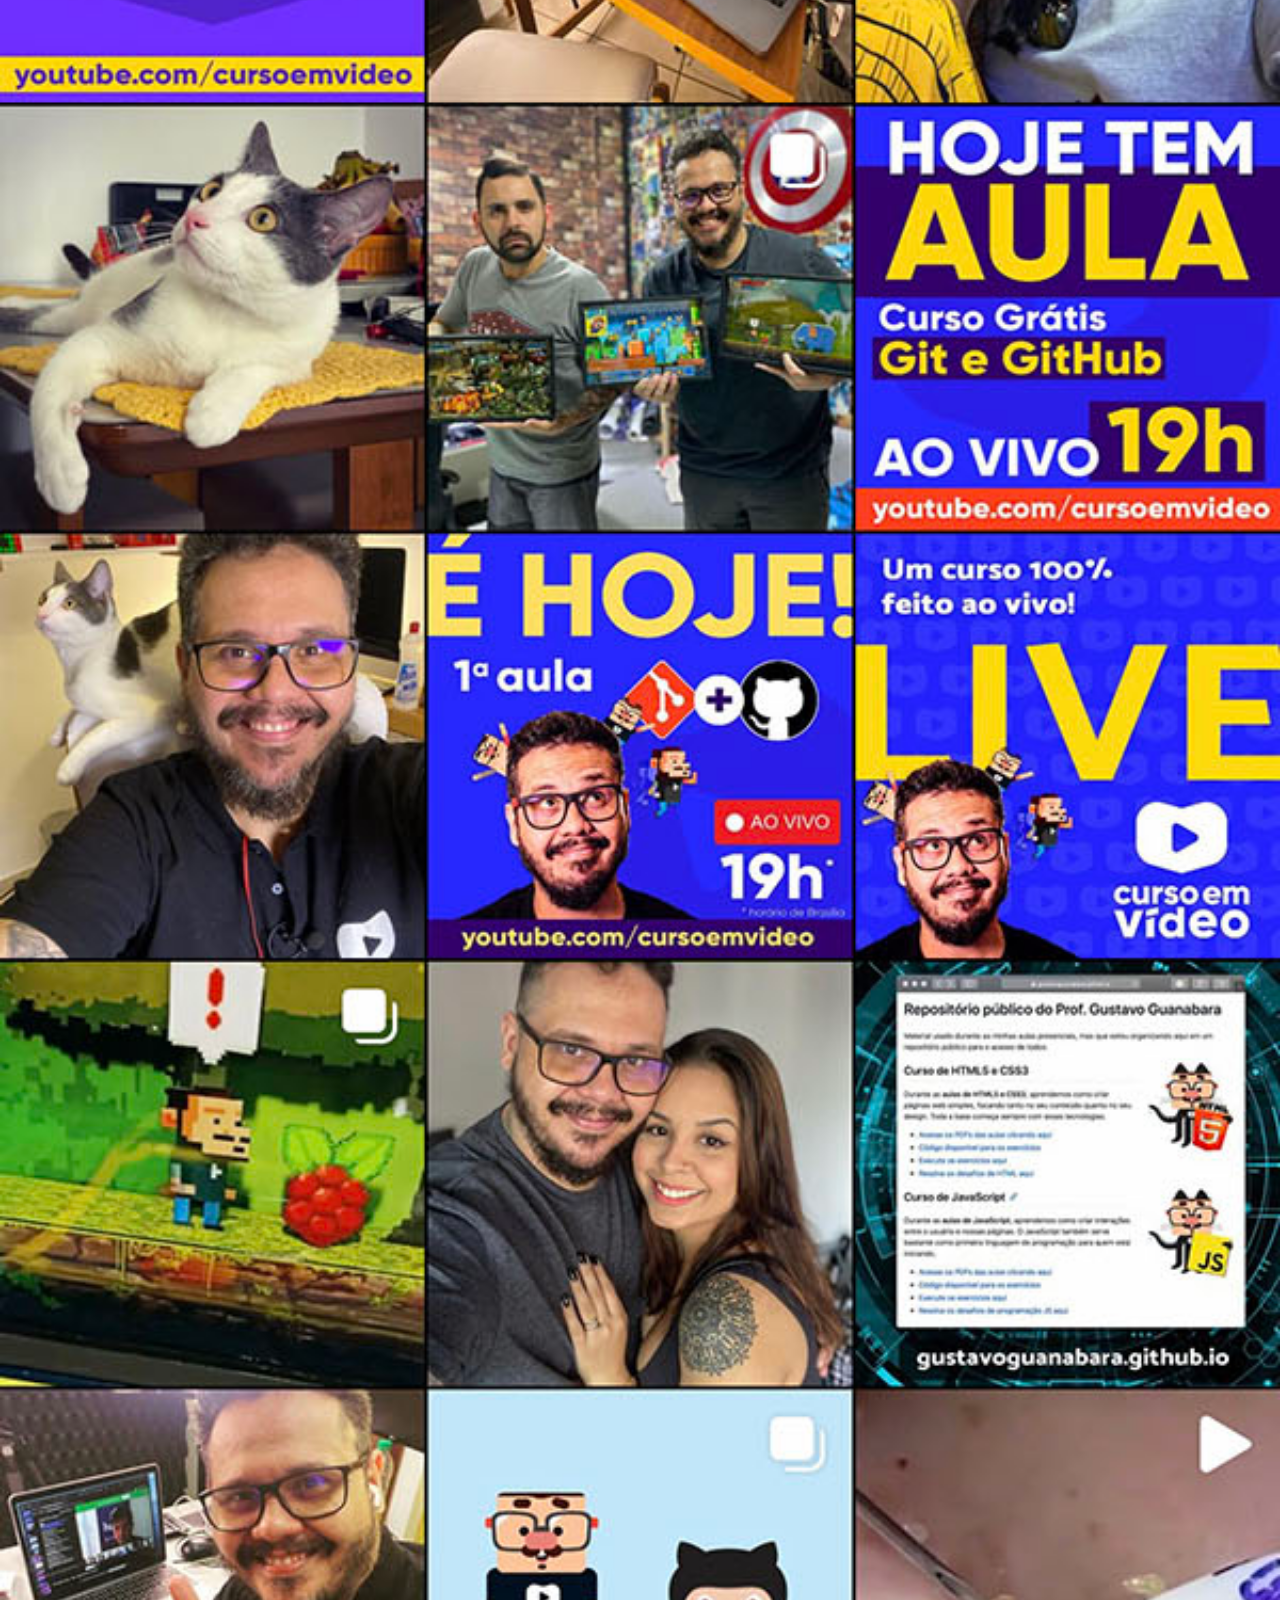
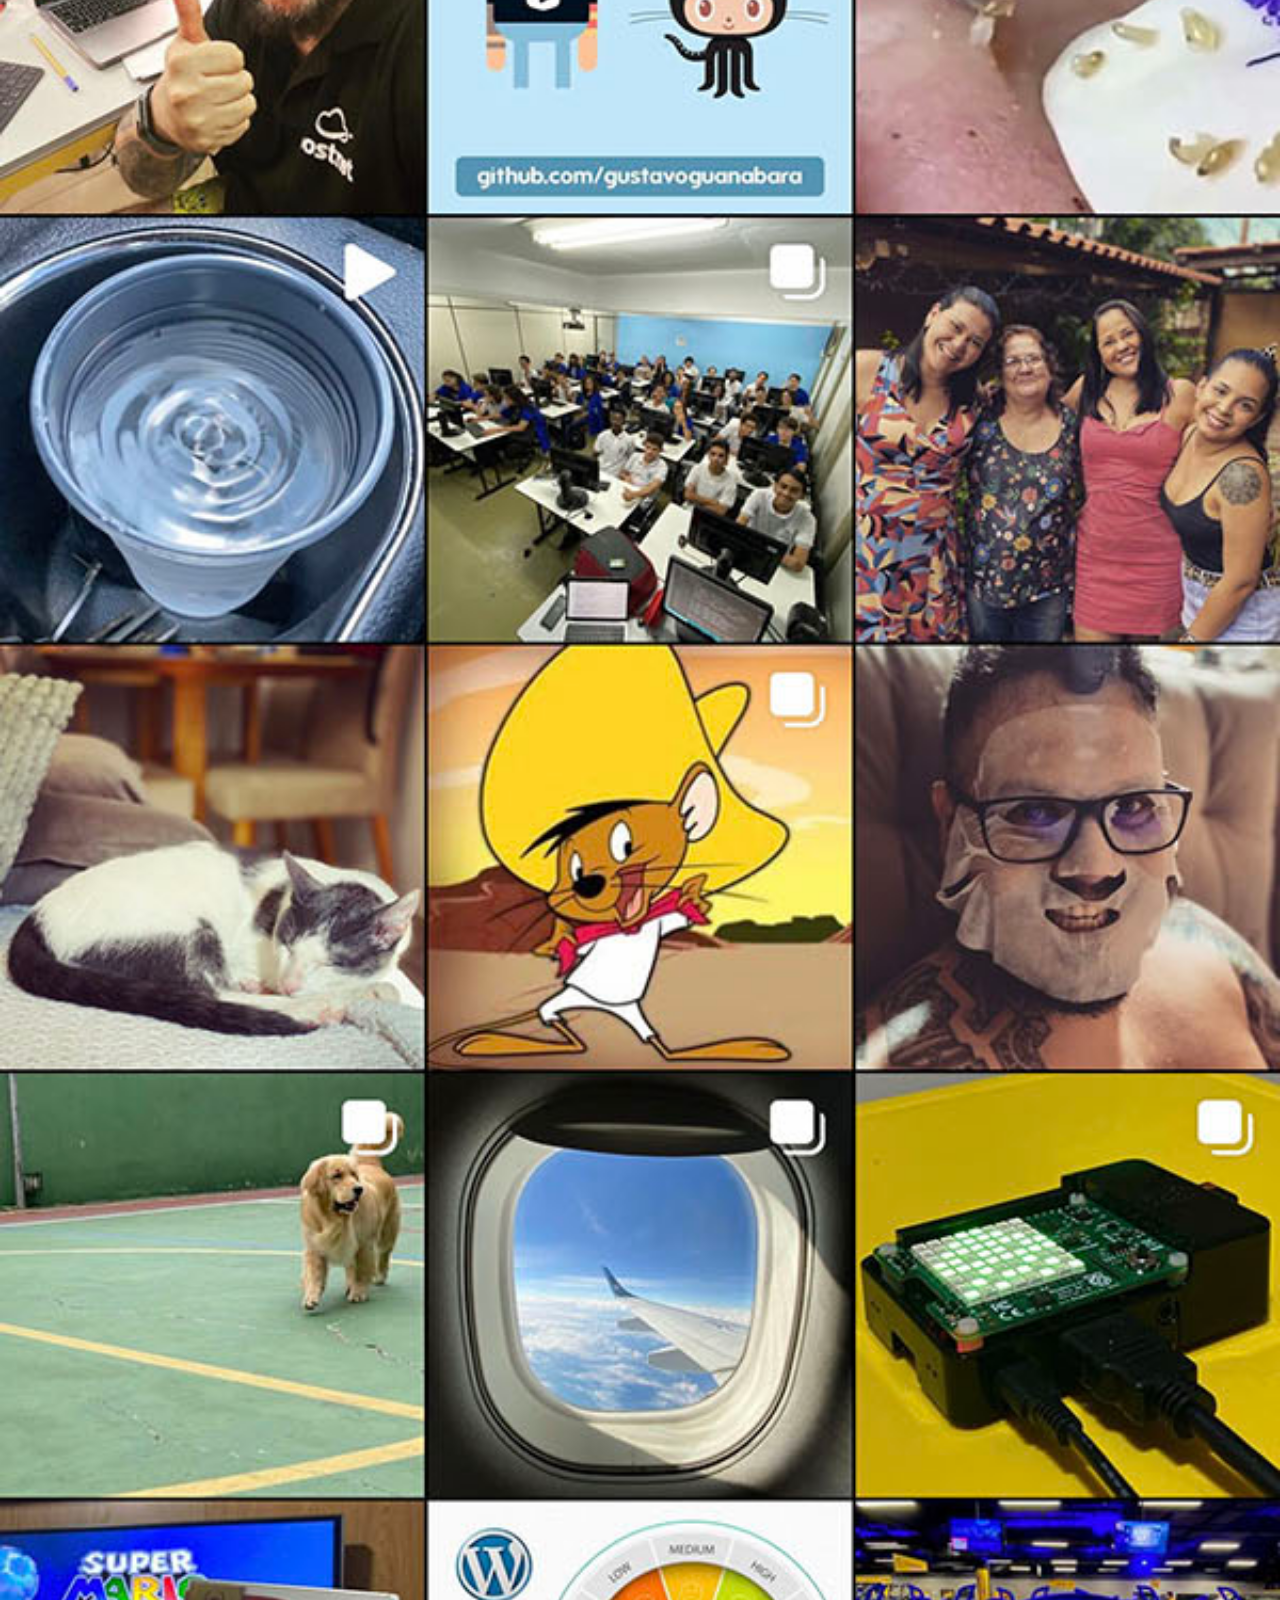
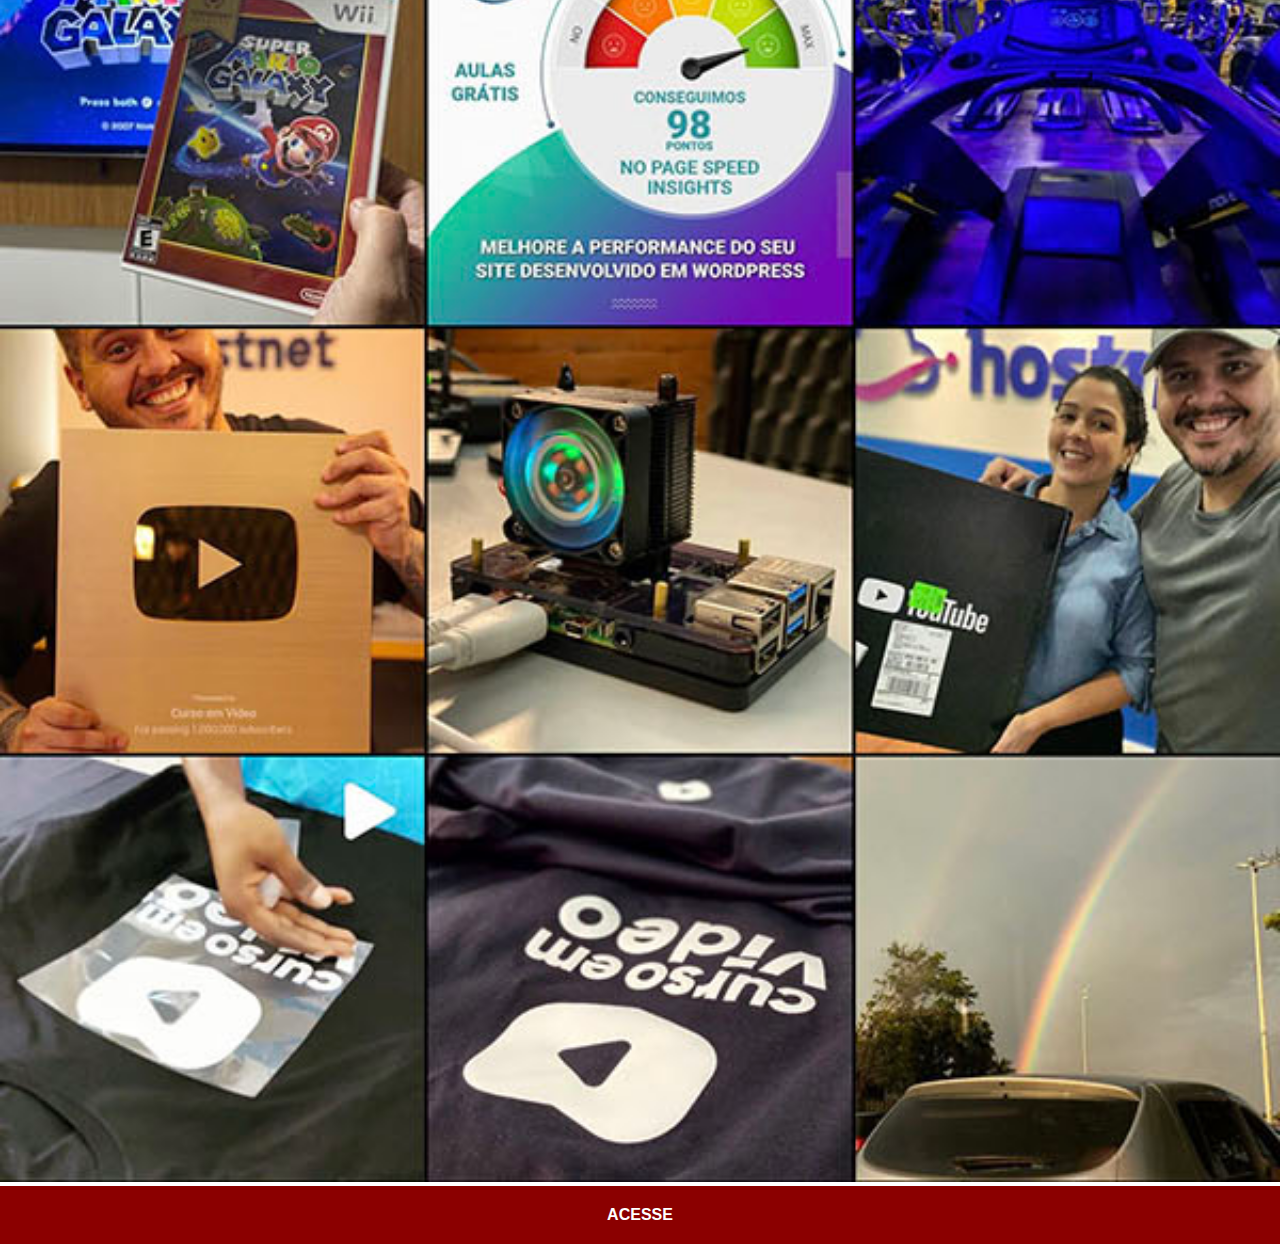
<file: instagram.html>
<!DOCTYPE html>
<html lang="pt">
<head>
    <meta charset="UTF-8">
    <meta name="viewport" content="width=device-width, initial-scale=1.0">
    <link rel="stylesheet" href="estilos/social.css">
    <title>Instagram</title>
</head>
<body>
    <img src="imagens/tela-instagram.jpg" alt="Instagram">
    <a href="https://instagram.com/gustavoguanabara" target="_blank">ACESSE</a>
</body>
</html>
</file>
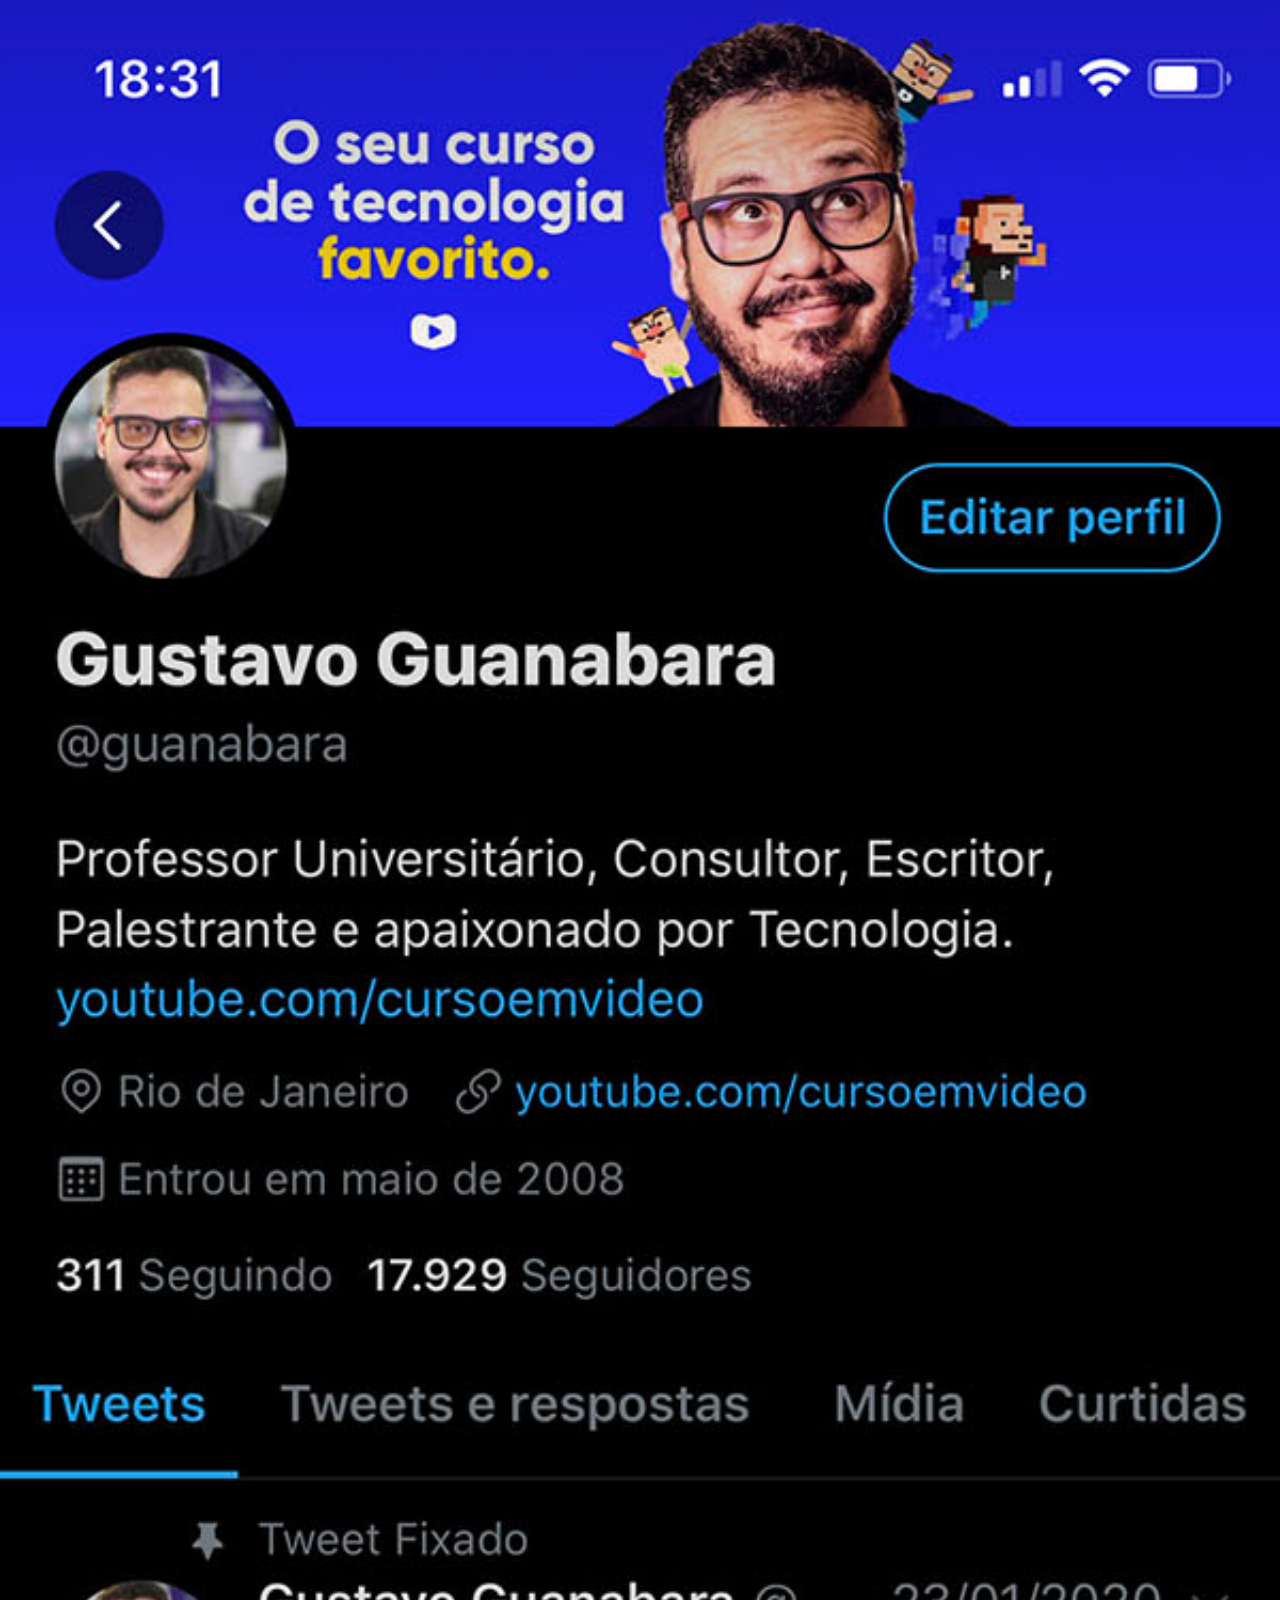
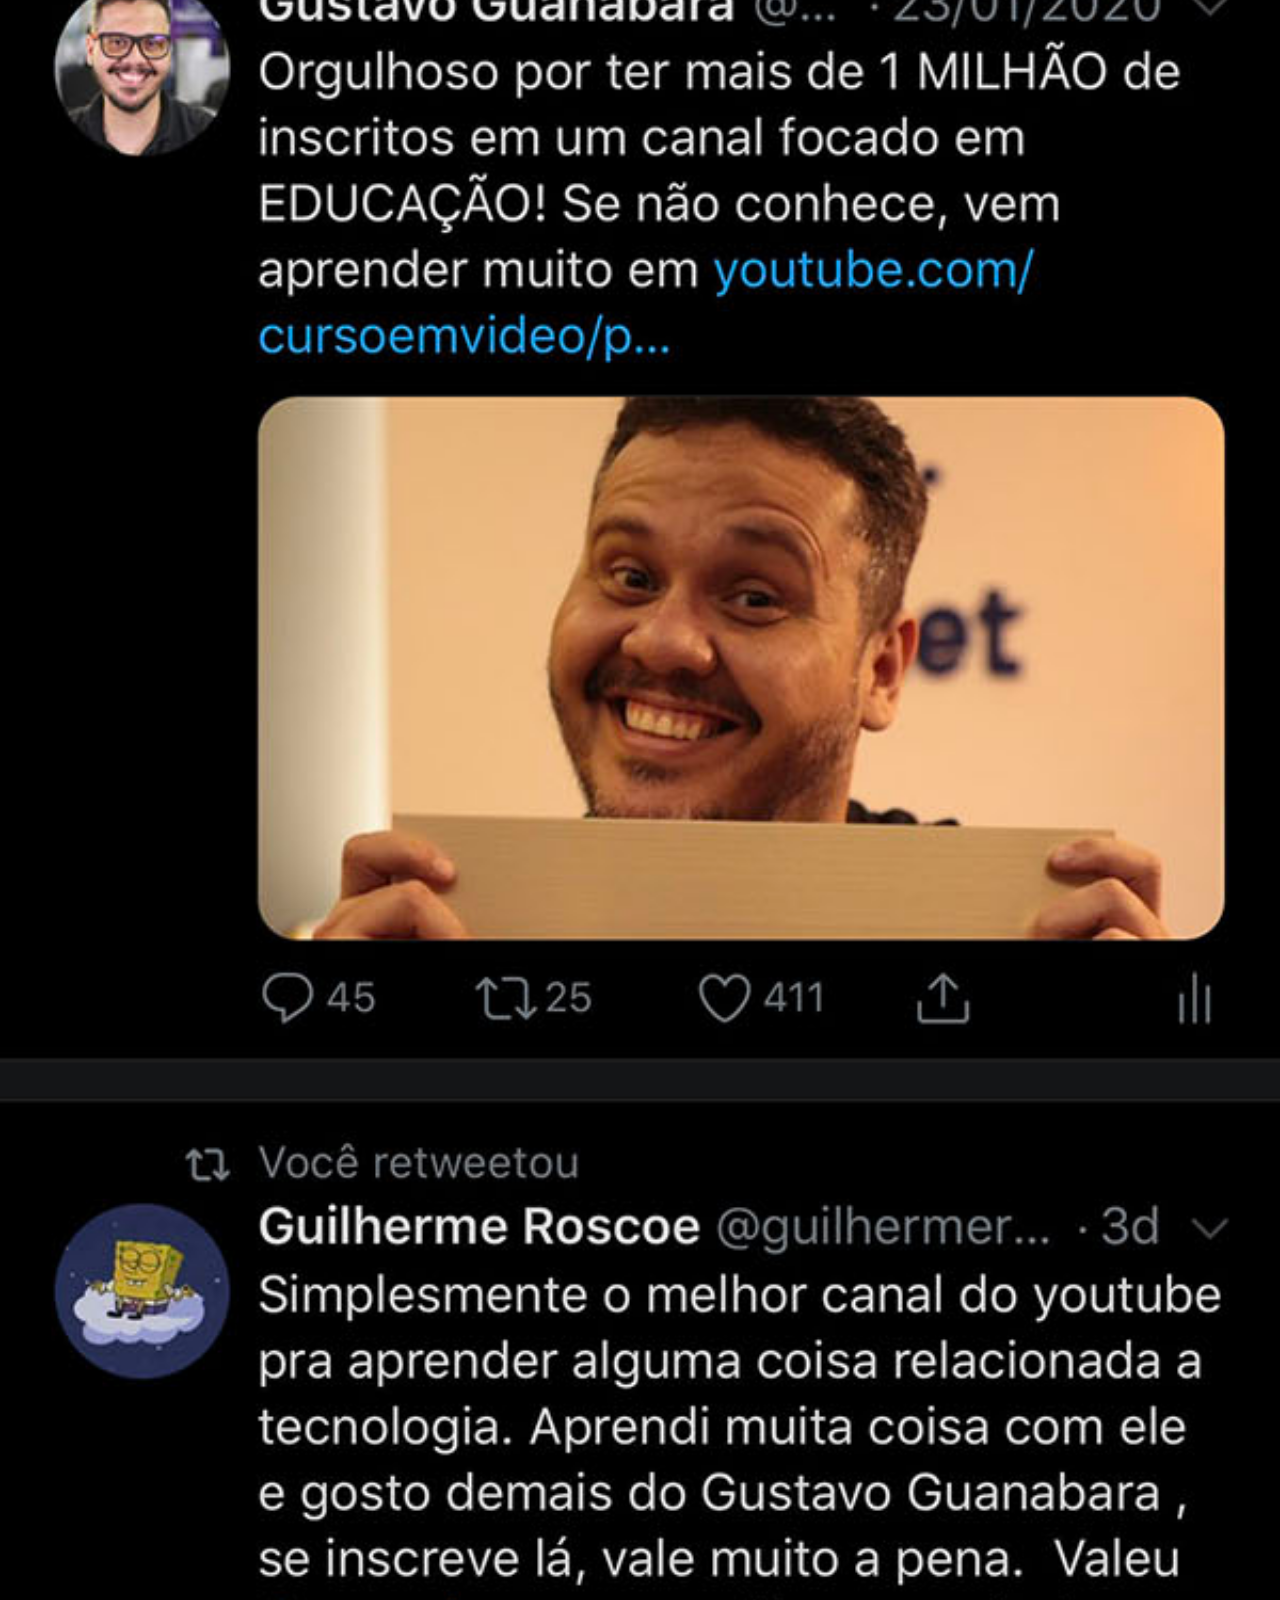
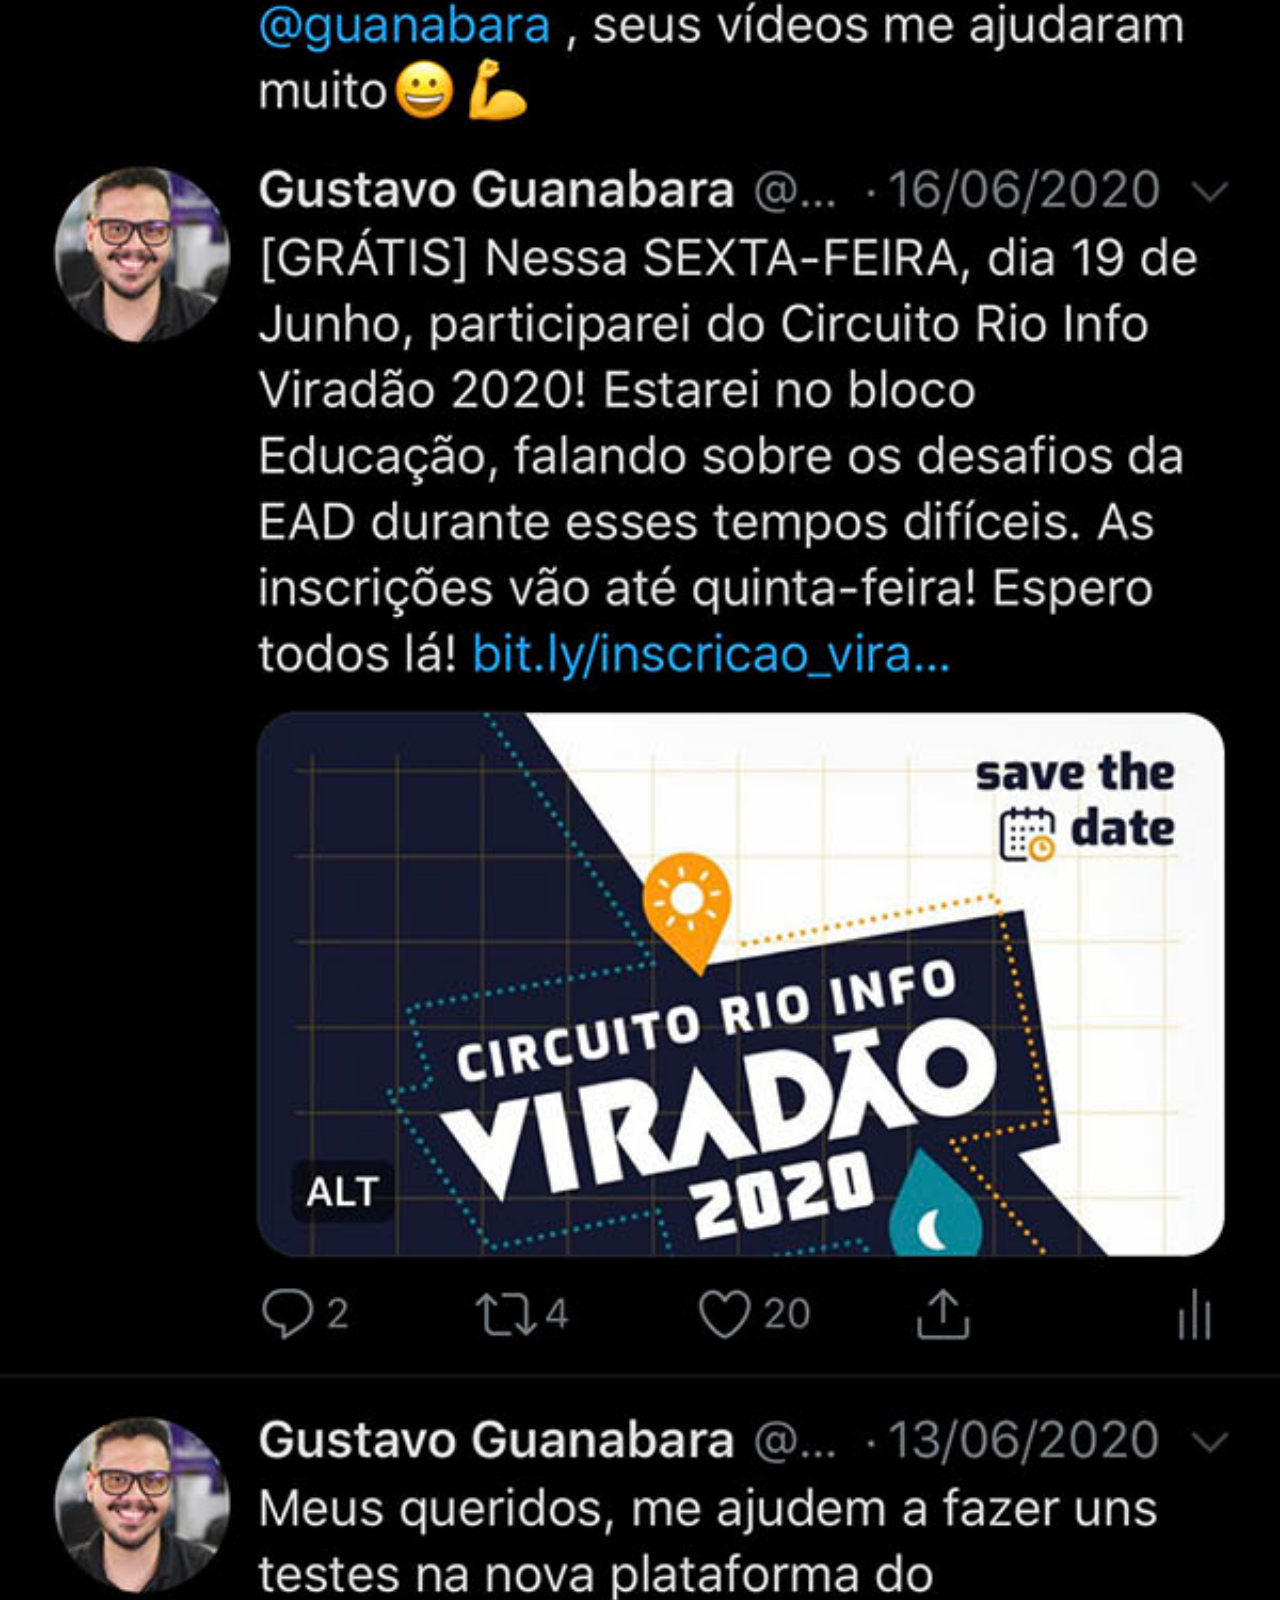
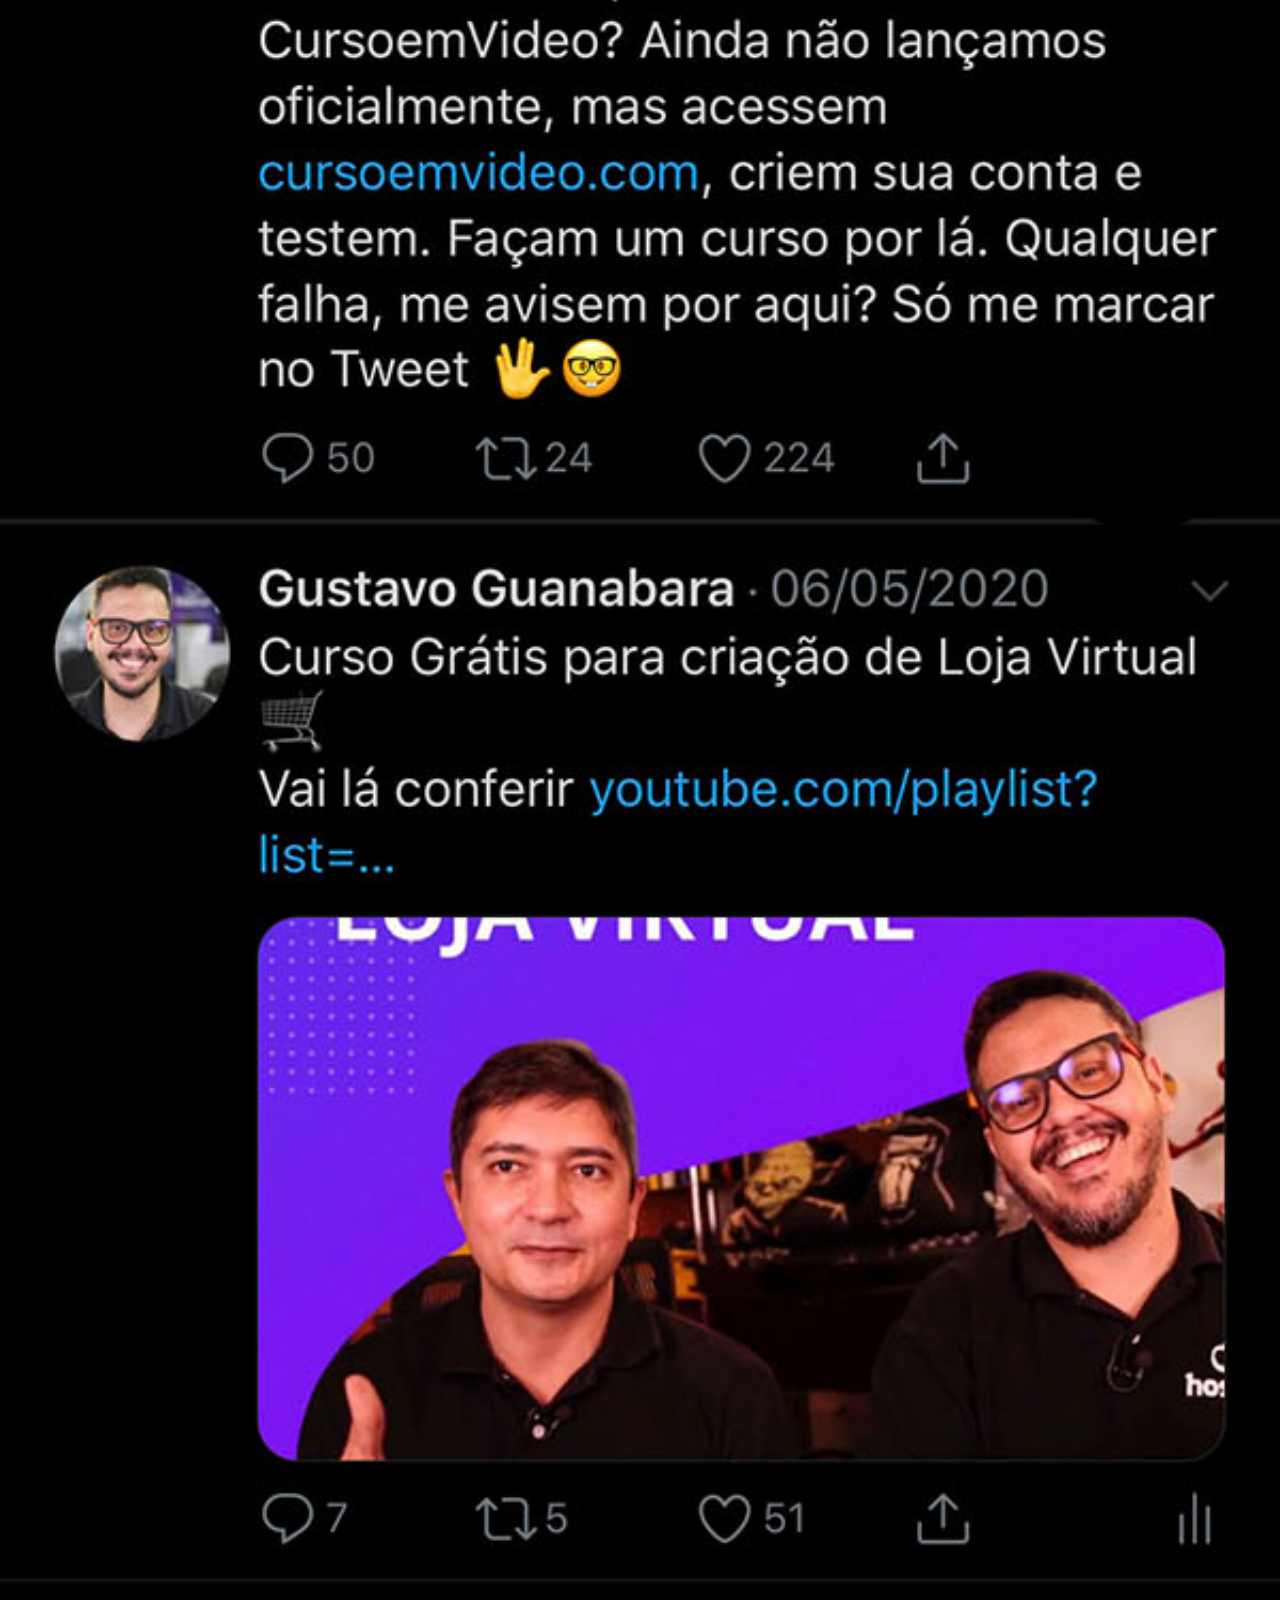
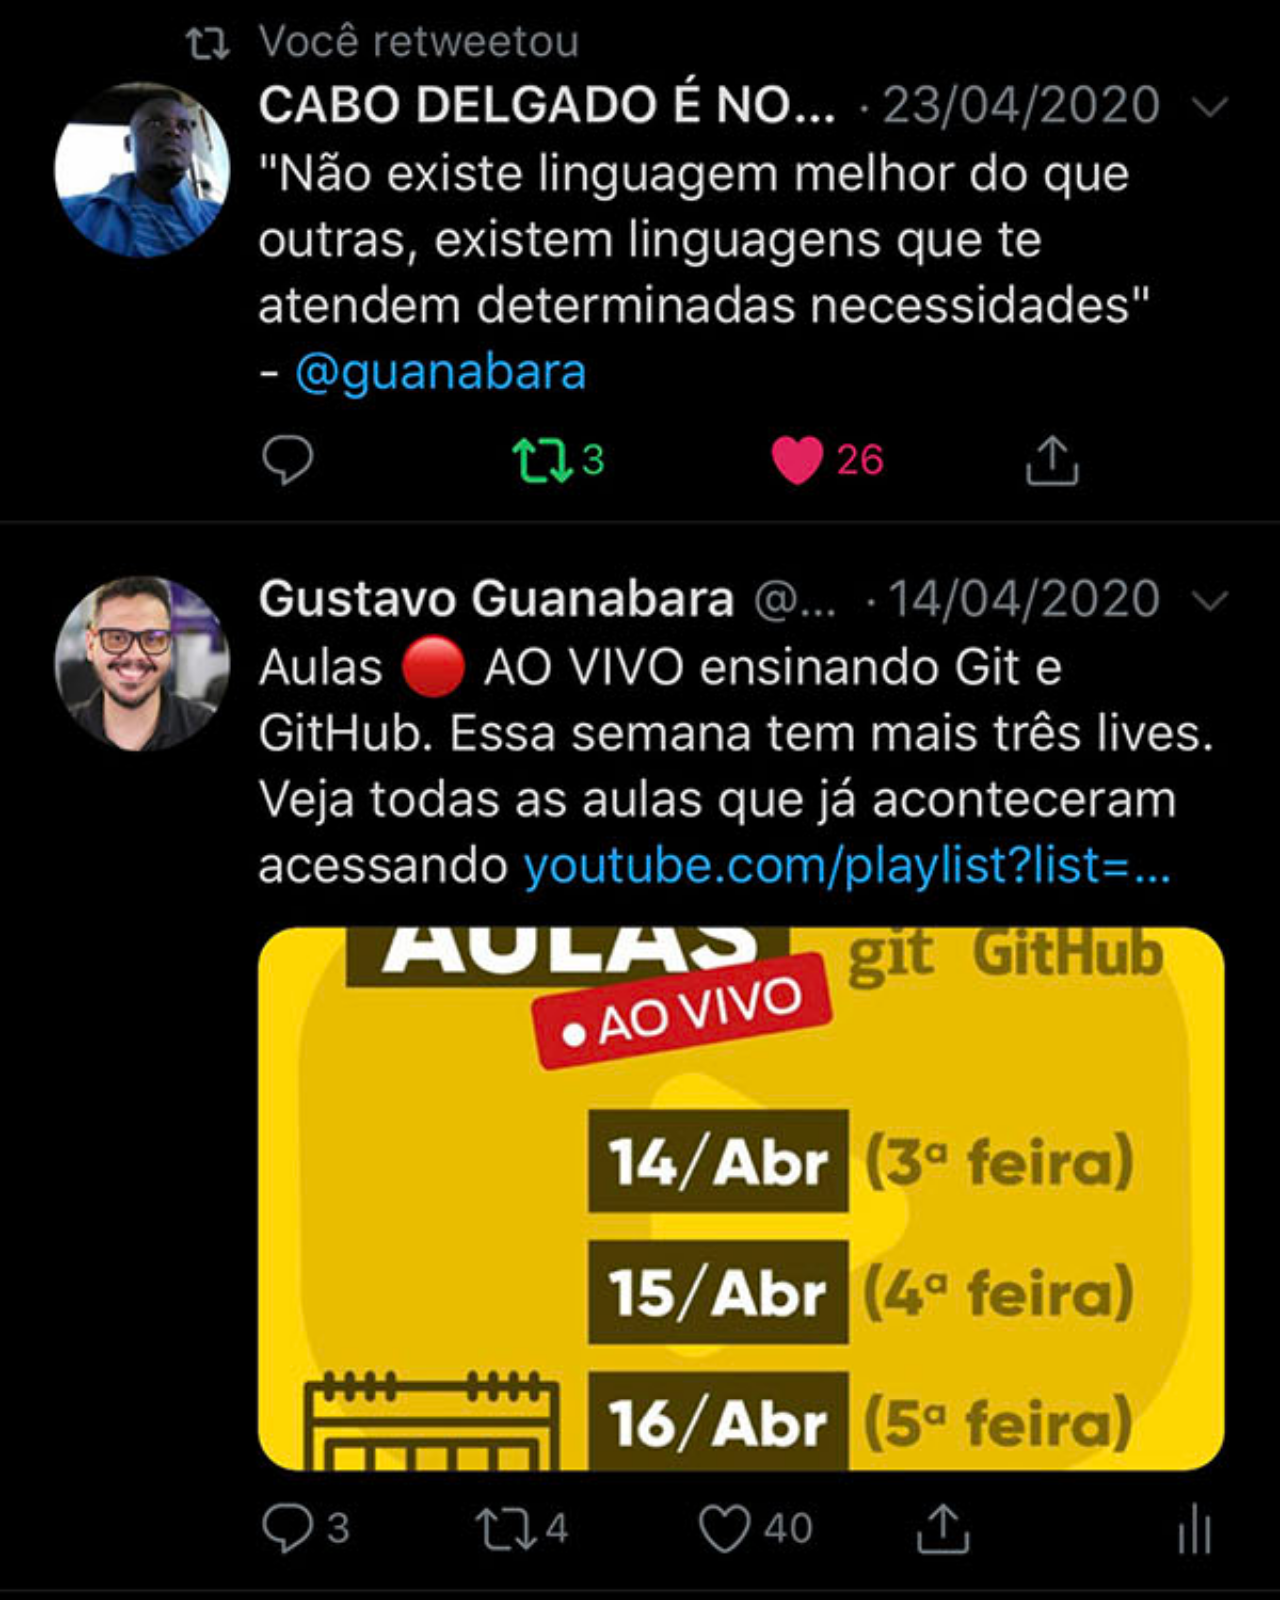
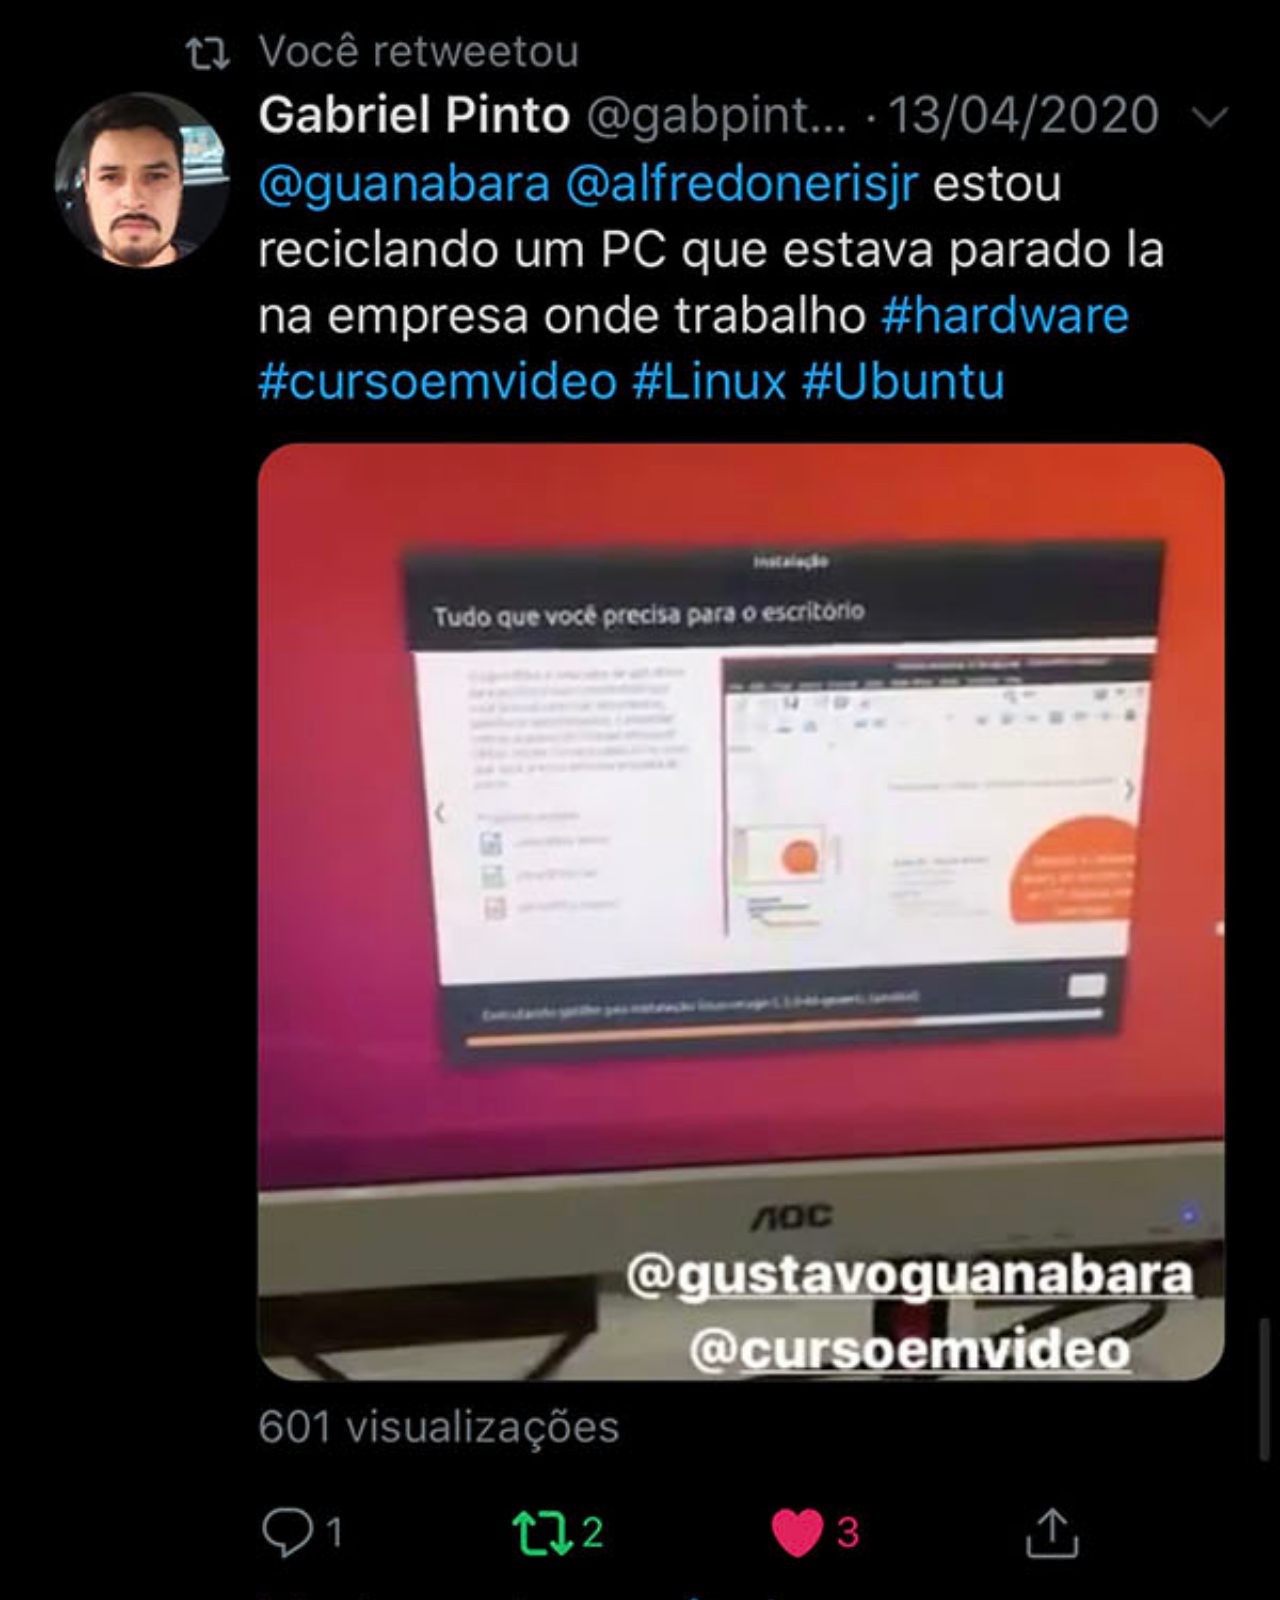
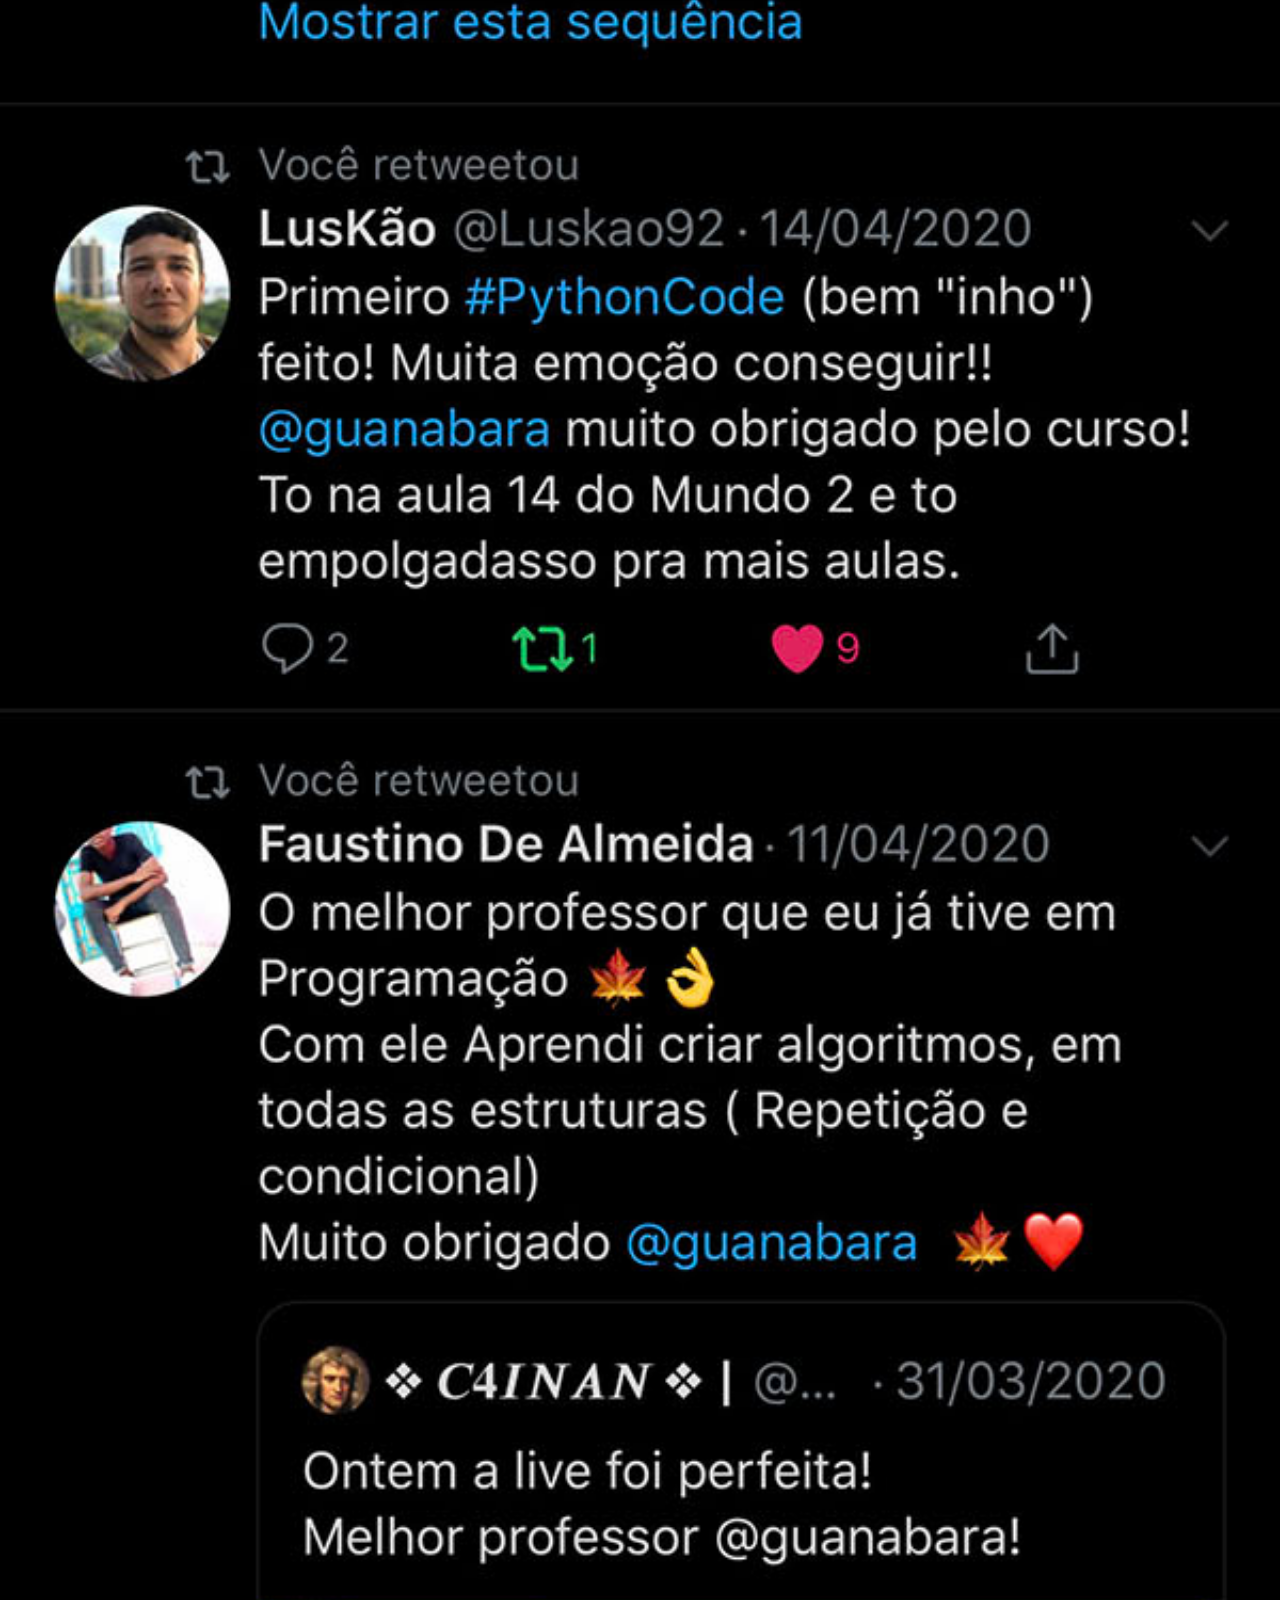
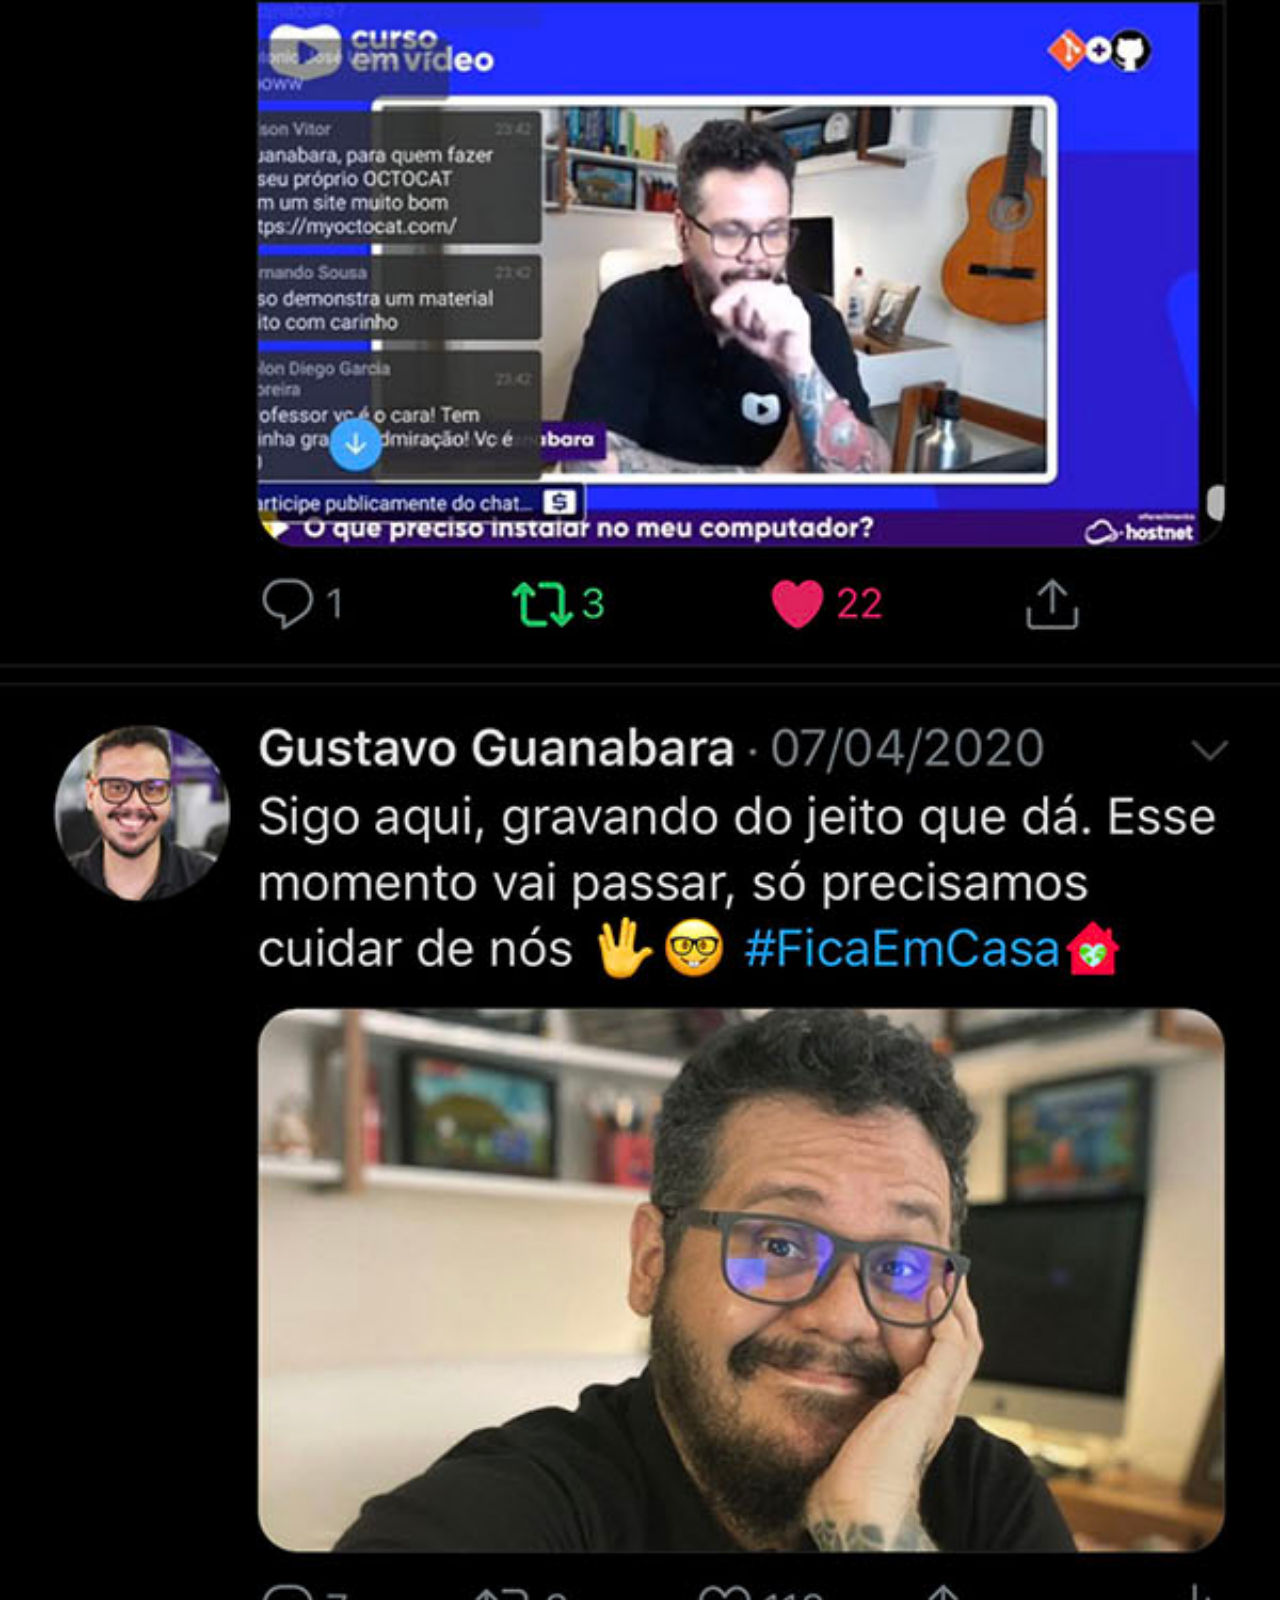
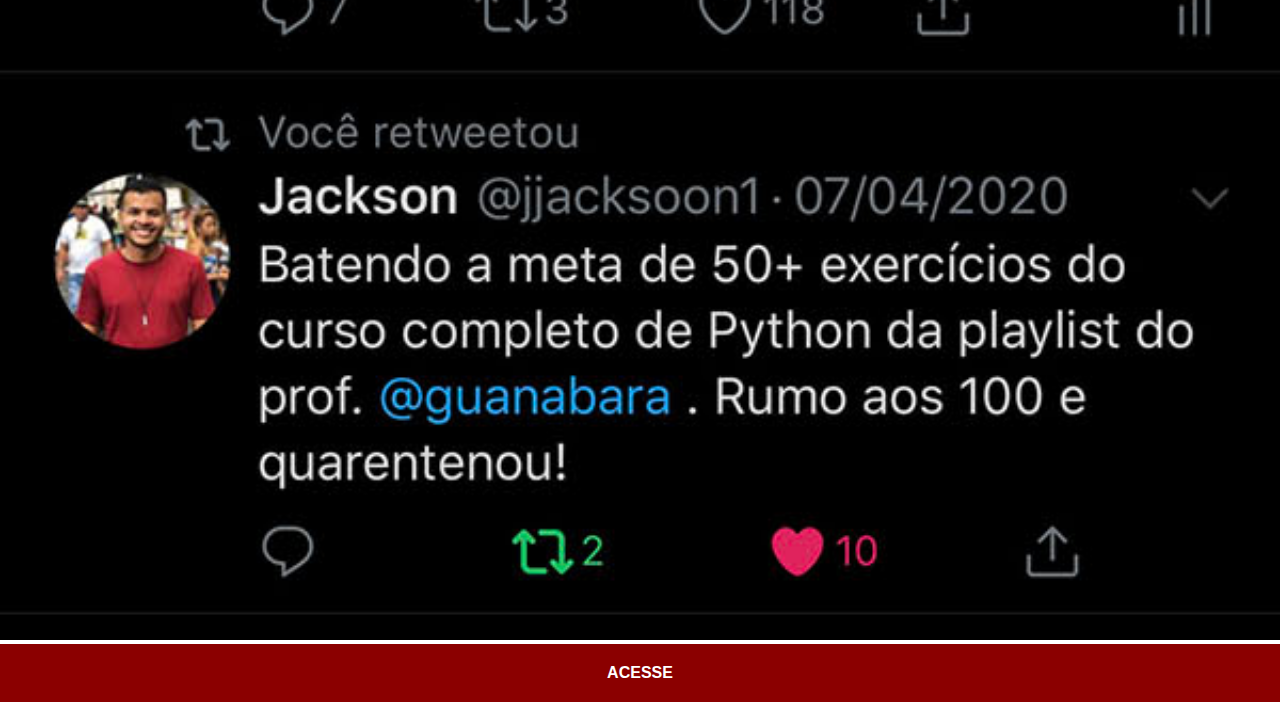
<file: twitter.html>
<!DOCTYPE html>
<html lang="pt">
<head>
    <meta charset="UTF-8">
    <meta name="viewport" content="width=device-width, initial-scale=1.0">
    <title>Twitter</title>
    <link rel="stylesheet" href="estilos/social.css">
</head>
<body>
    <img src="imagens/tela-twitter.jpg" alt="Twitter">
    <a href="https://twitter.com/guanabara" target="_blank">ACESSE</a>
</body>
</html>
</file>
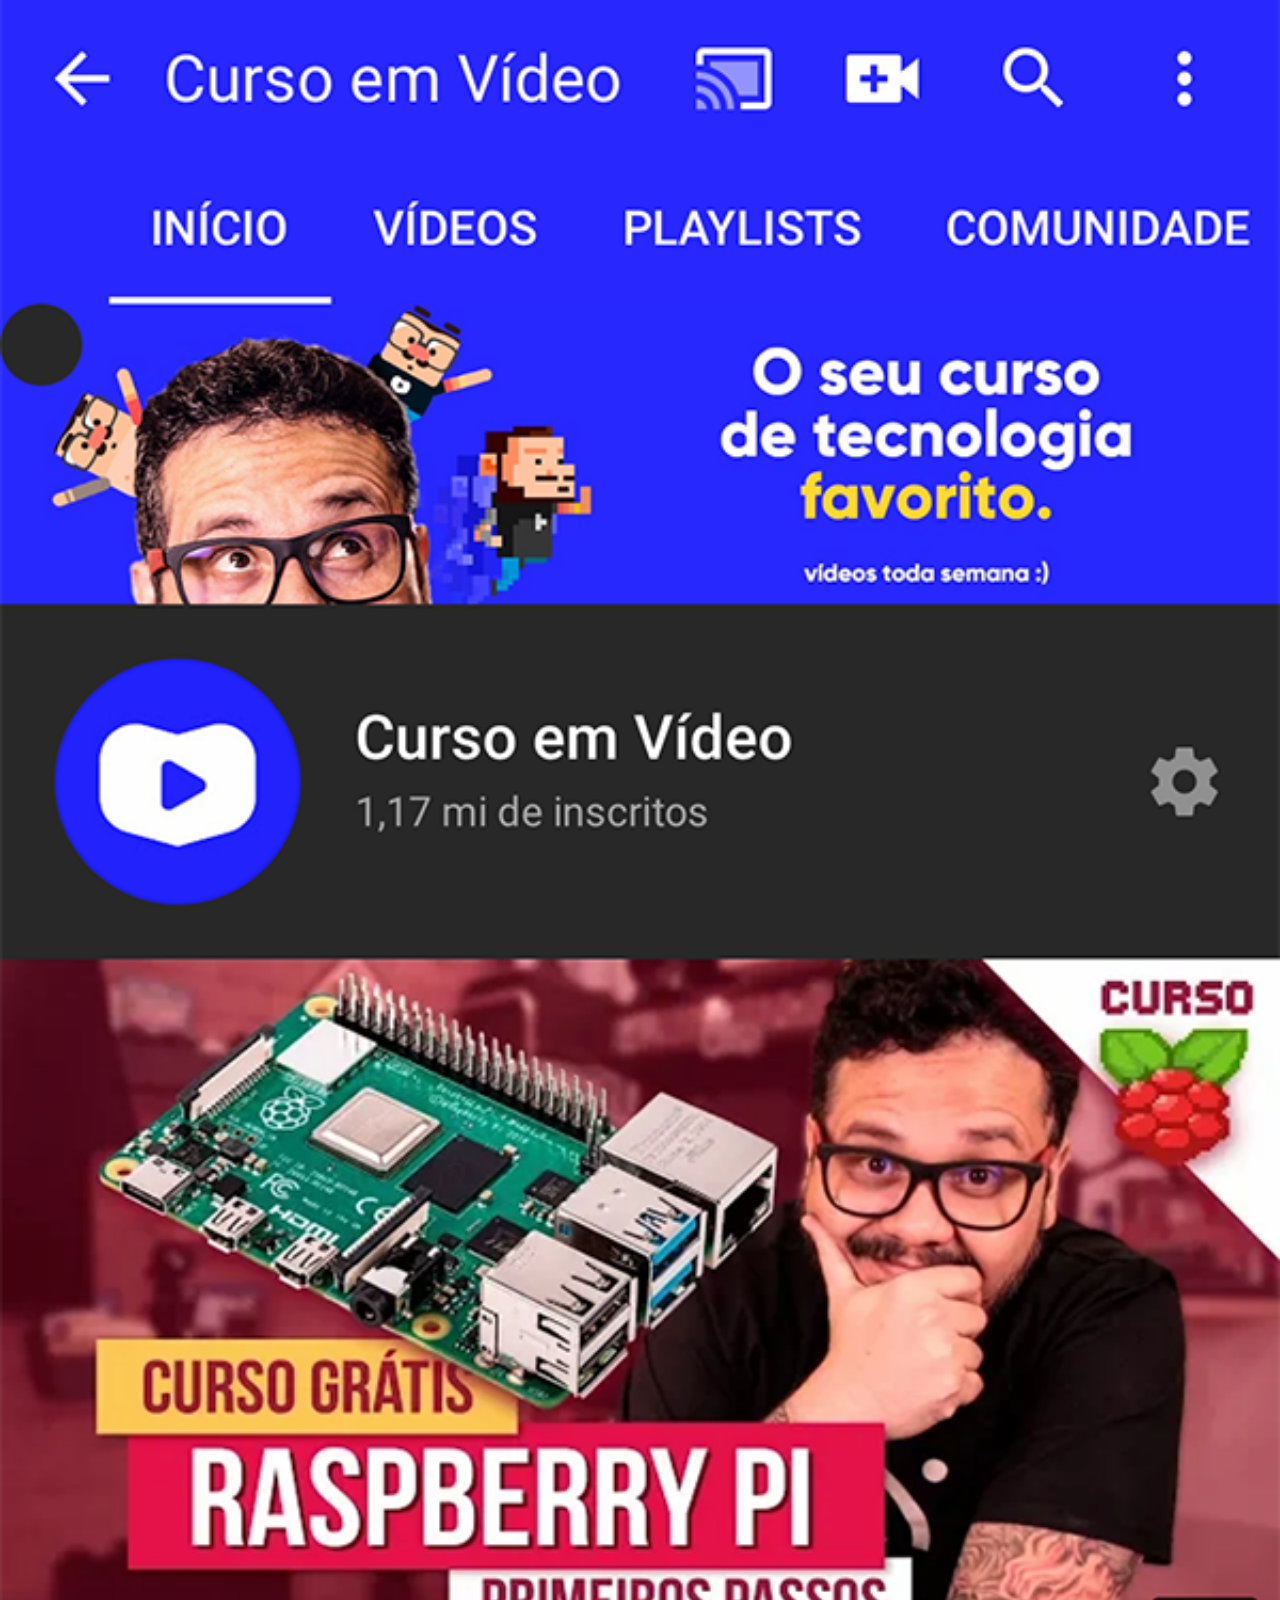
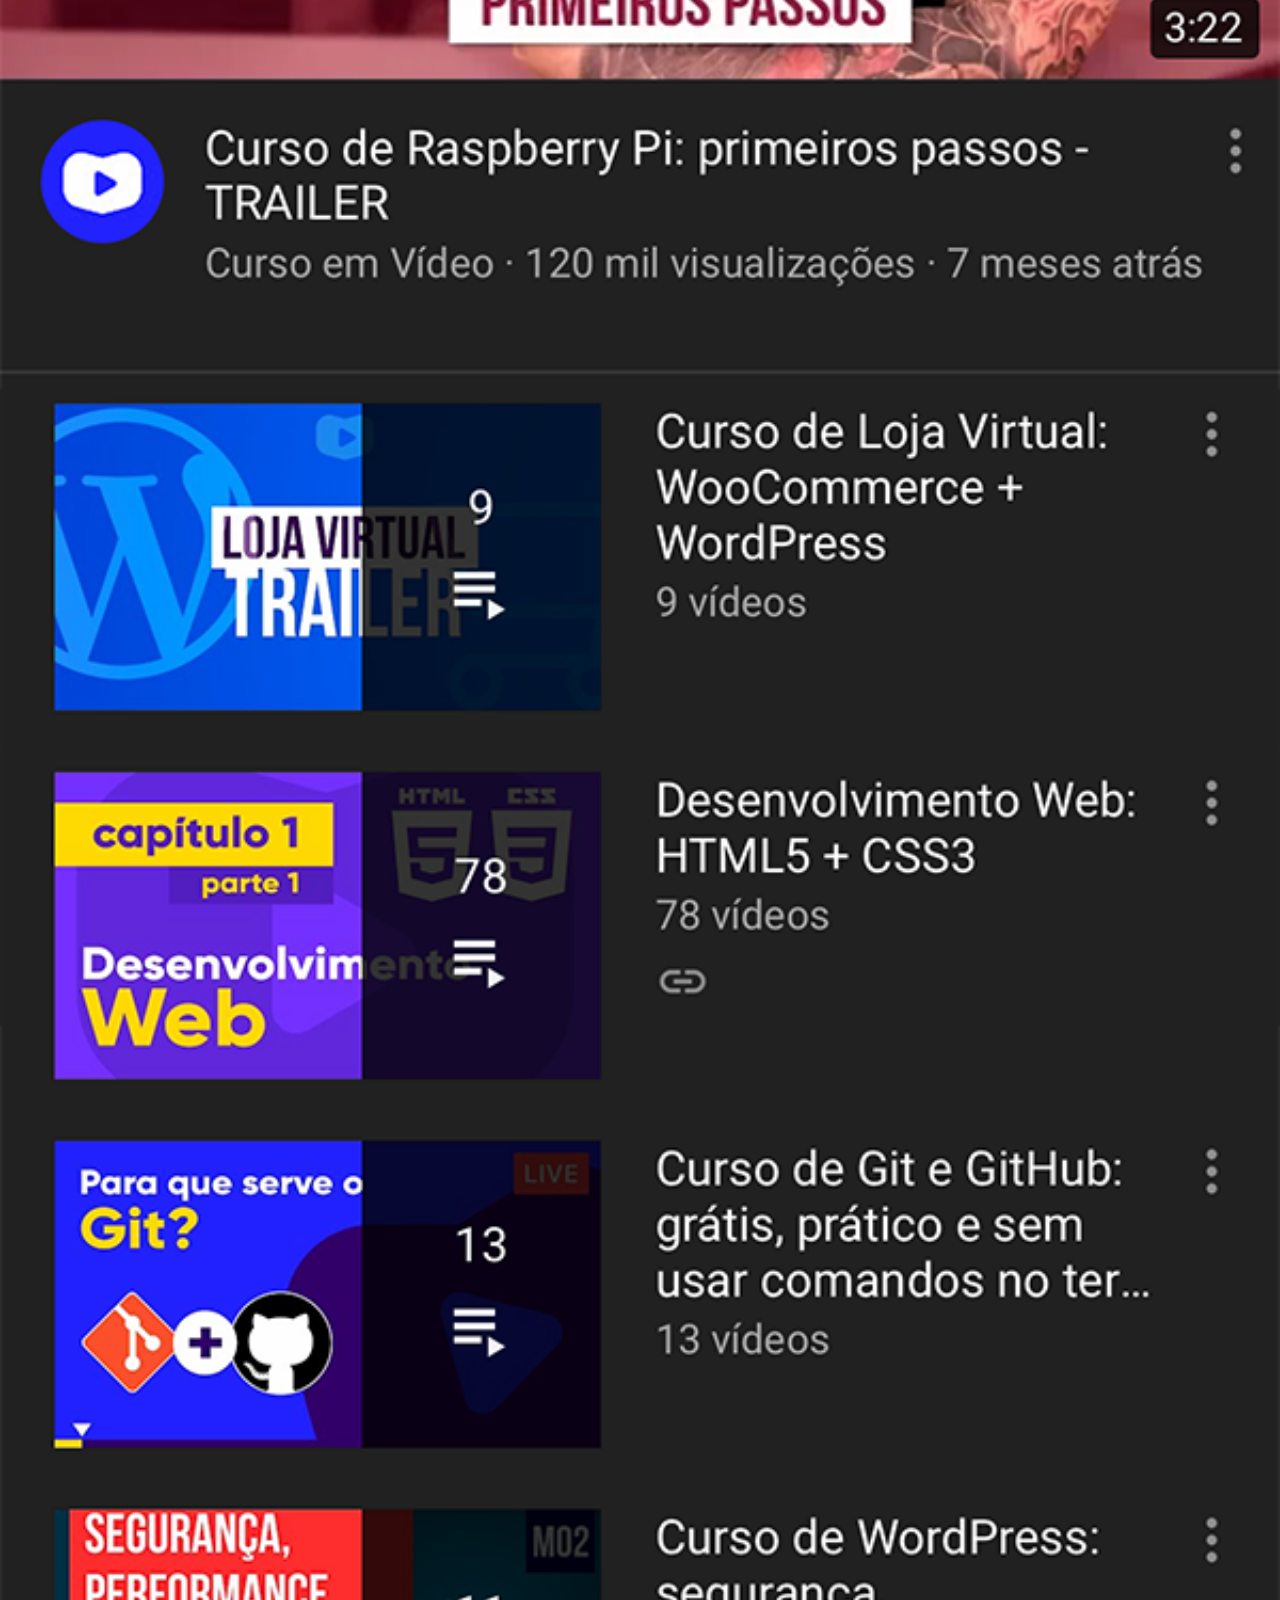
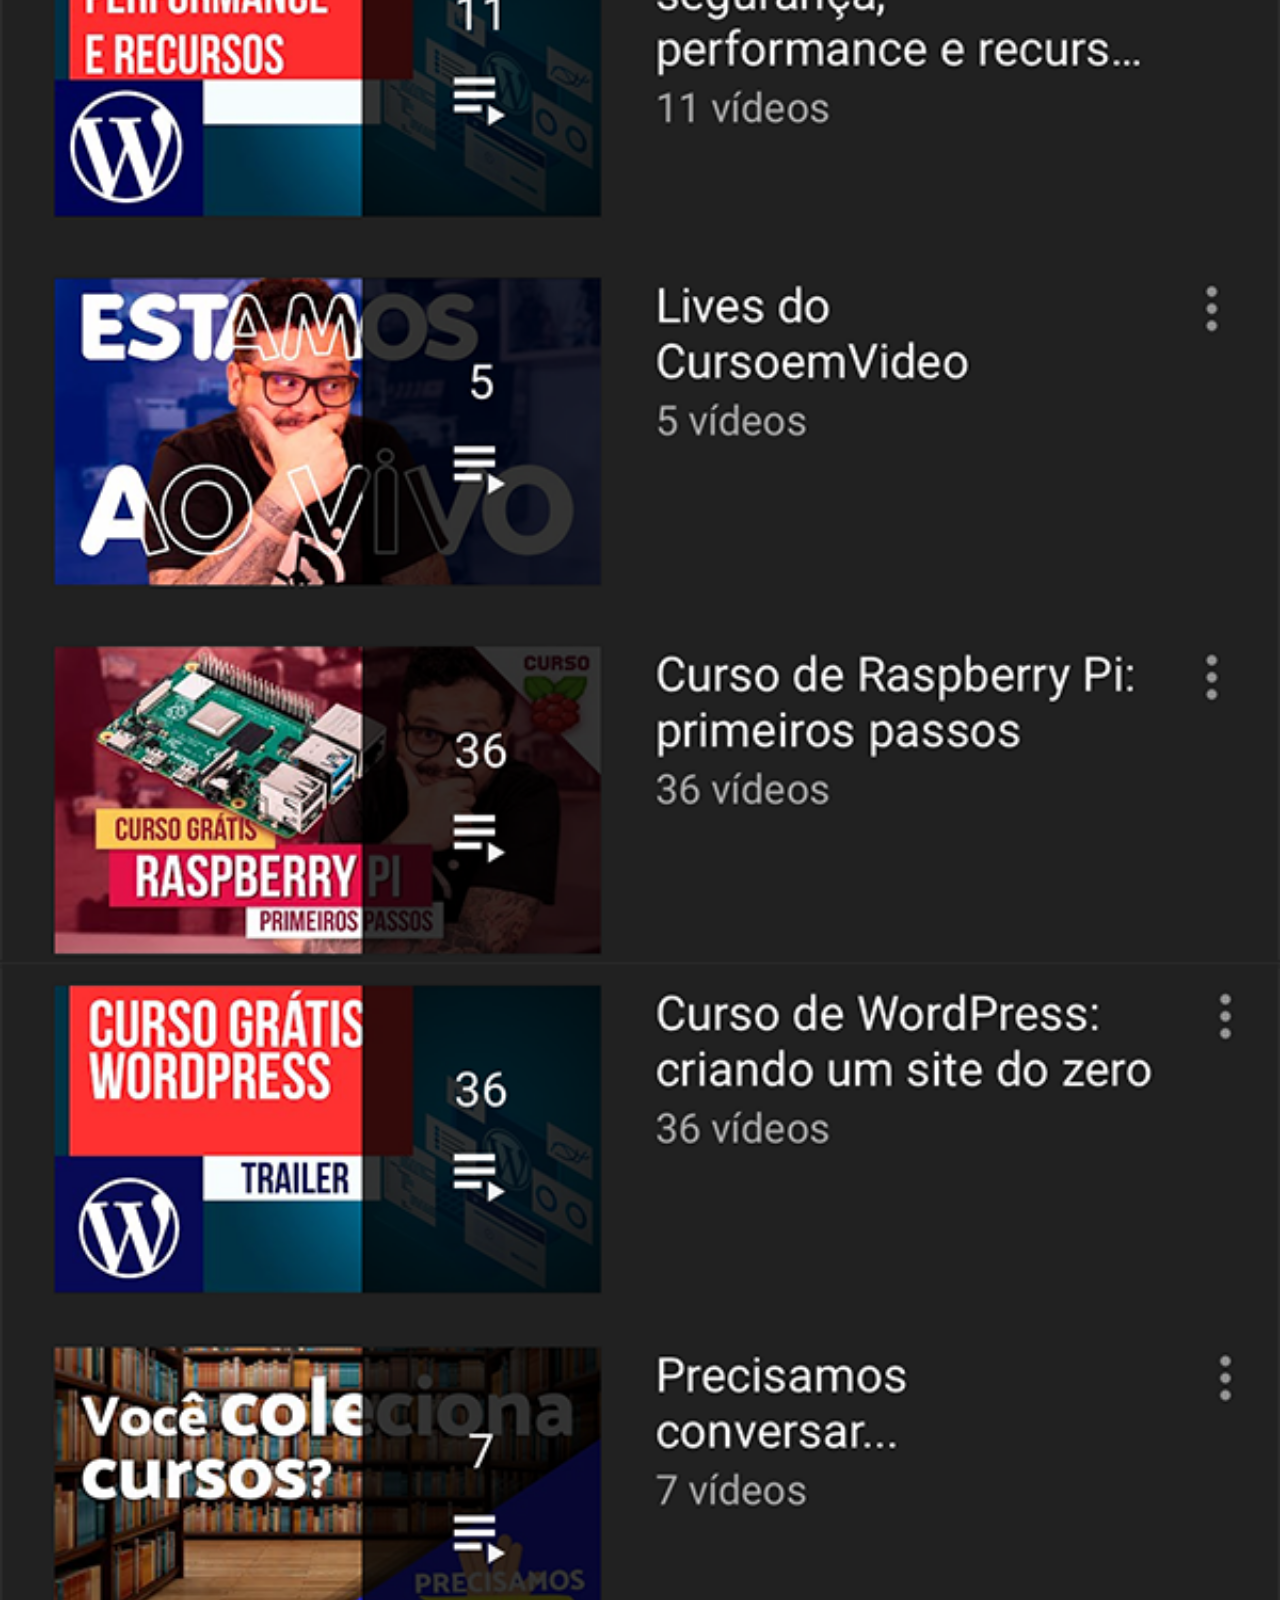
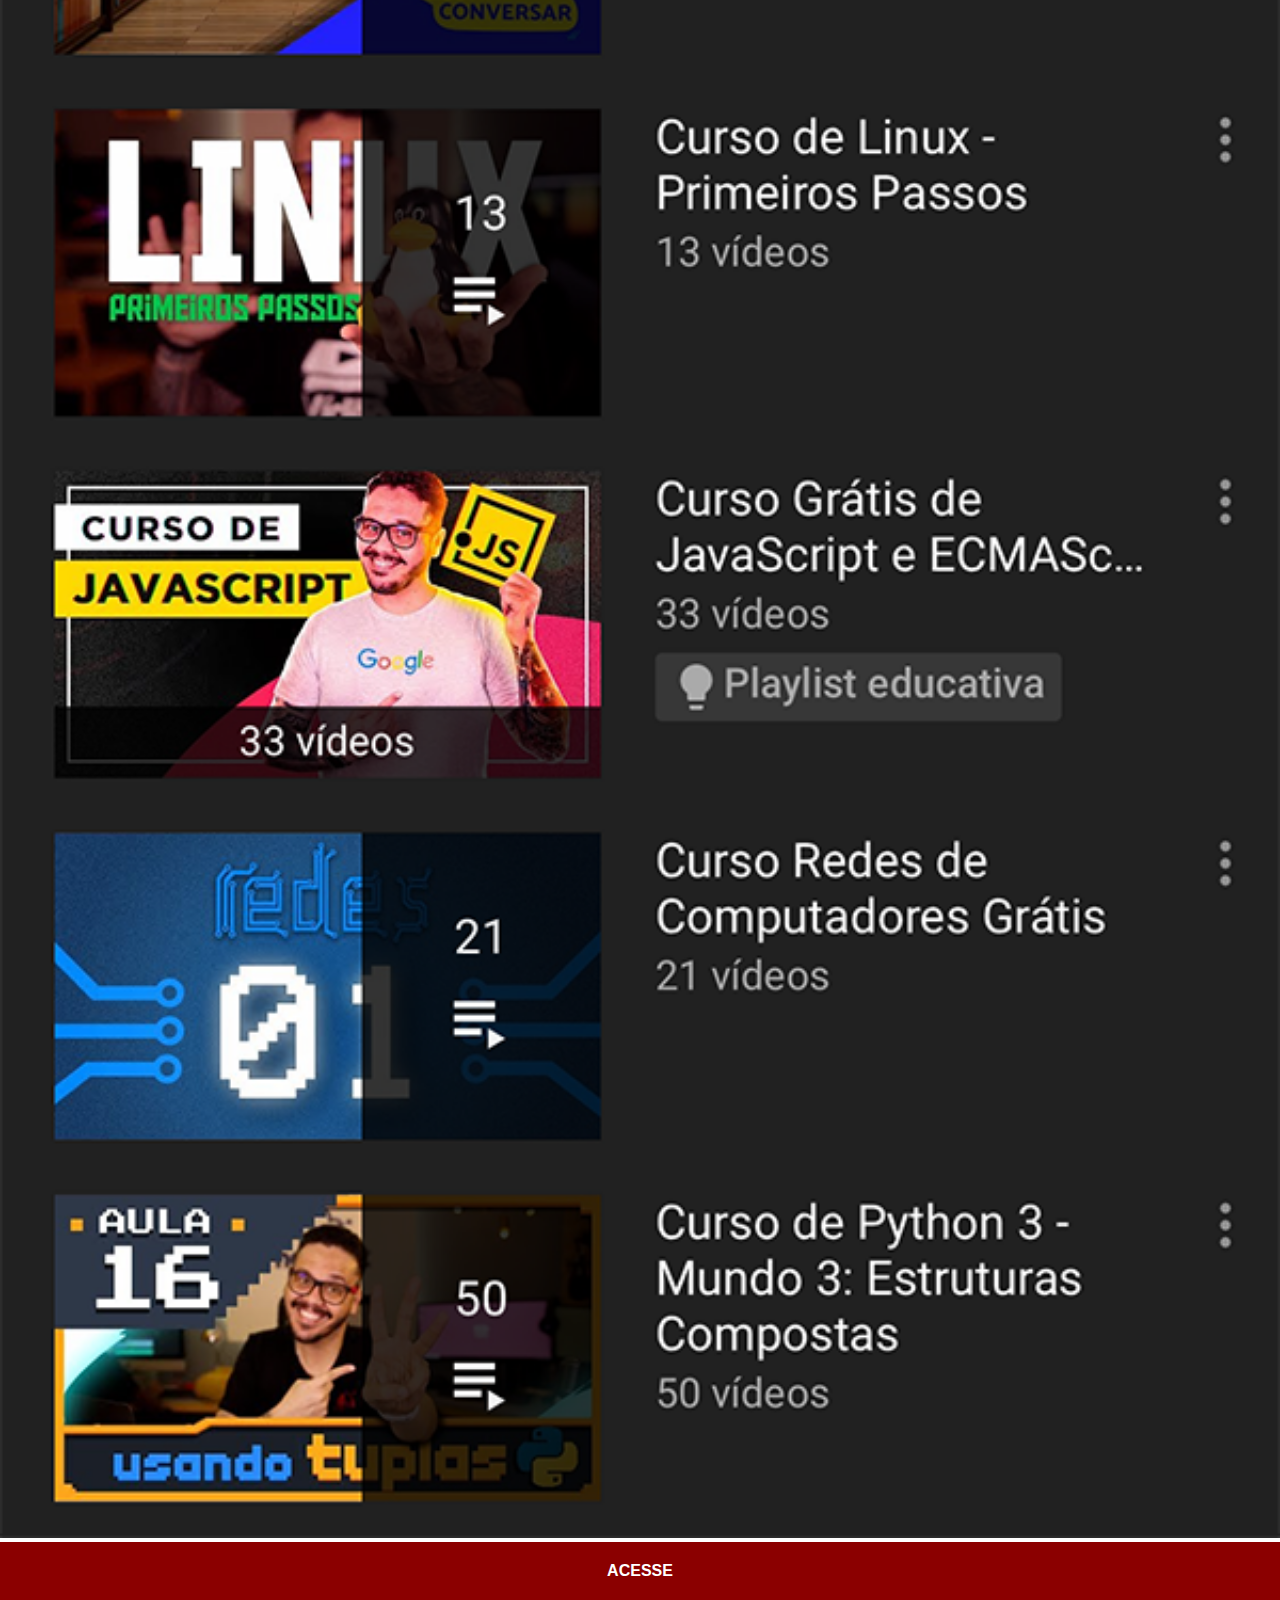
<file: youtube.html>
<!DOCTYPE html>
<html lang="pt">
<head>
    <meta charset="UTF-8">
    <meta name="viewport" content="width=device-width, initial-scale=1.0">
    <title>YouTube</title>
    <link rel="stylesheet" href="estilos/social.css">
</head>
<body>
    <img src="imagens/tela-youtube.png" alt="YouTube">
    <a href="https://www.youtube.com/user/cursosemvideo/playlists" target="_blank">ACESSE</a>
</body>
</html>
</file>
<file: estilos/style.css>
@charset "UTF-8";

* {
    margin: 0px;
    padding: 0px;
    font-family: Arial, Helvetica, sans-serif;
}
html, body {
    height: 100vh;
    width: 100vw;
    background-color: black;
}
body {
    background: url(../imagens/fundo-madeira.jpg) no-repeat top center fixed;
    background-size: cover;
}
main {
    position: relative;
    height: 100vh;
}
section#telefone {
    position: absolute;
    top: 50%;
    left: 50%;
    transform: translate(-50%, -50%);

    height: 627px;
    width: 311px;
    background: url(../imagens/frame-iphone.png) no-repeat;
}
iframe#tela {
    position: relative;
    top: 80px;
    left: 22px;
    width: 266px;
    height: 470px;
}
section#redes-sociais {
    text-align: right;
}
section#redes-sociais img {
    width: 50px;
    margin: 10px;
    border-radius: 50%;
    box-shadow: 2px 2px 5px rgba(0, 0, 0, 0.400);
    box-sizing: border-box;
}
section#redes-sociais img:hover {
    border: 2px solid rgba(255, 255, 255, 0.637);
    transform: translate(-3px, -3px);
    box-shadow: 5px 5px 10px rgba(0, 0, 0, 0.400);
    transition: transform .3s, border .2s;
}
</file>
<file: estilos/social.css>
@charset "UTF-8";

* {
    margin: 0px;
    padding: 0px;
    font-family: Arial, Helvetica, sans-serif;
}
::-webkit-scrollbar {
    width: 0px;
    height: 0px;
}
img {
    width: 100vw;
}
a {
    display: block;
    background-color: darkred;
    color: white;
    padding: 20px;
    text-align: center;
    font-weight: bolder;
    text-decoration: none;
}
a:hover {
    background-color: red;
    transition: background-color .4s;
}
</file>
